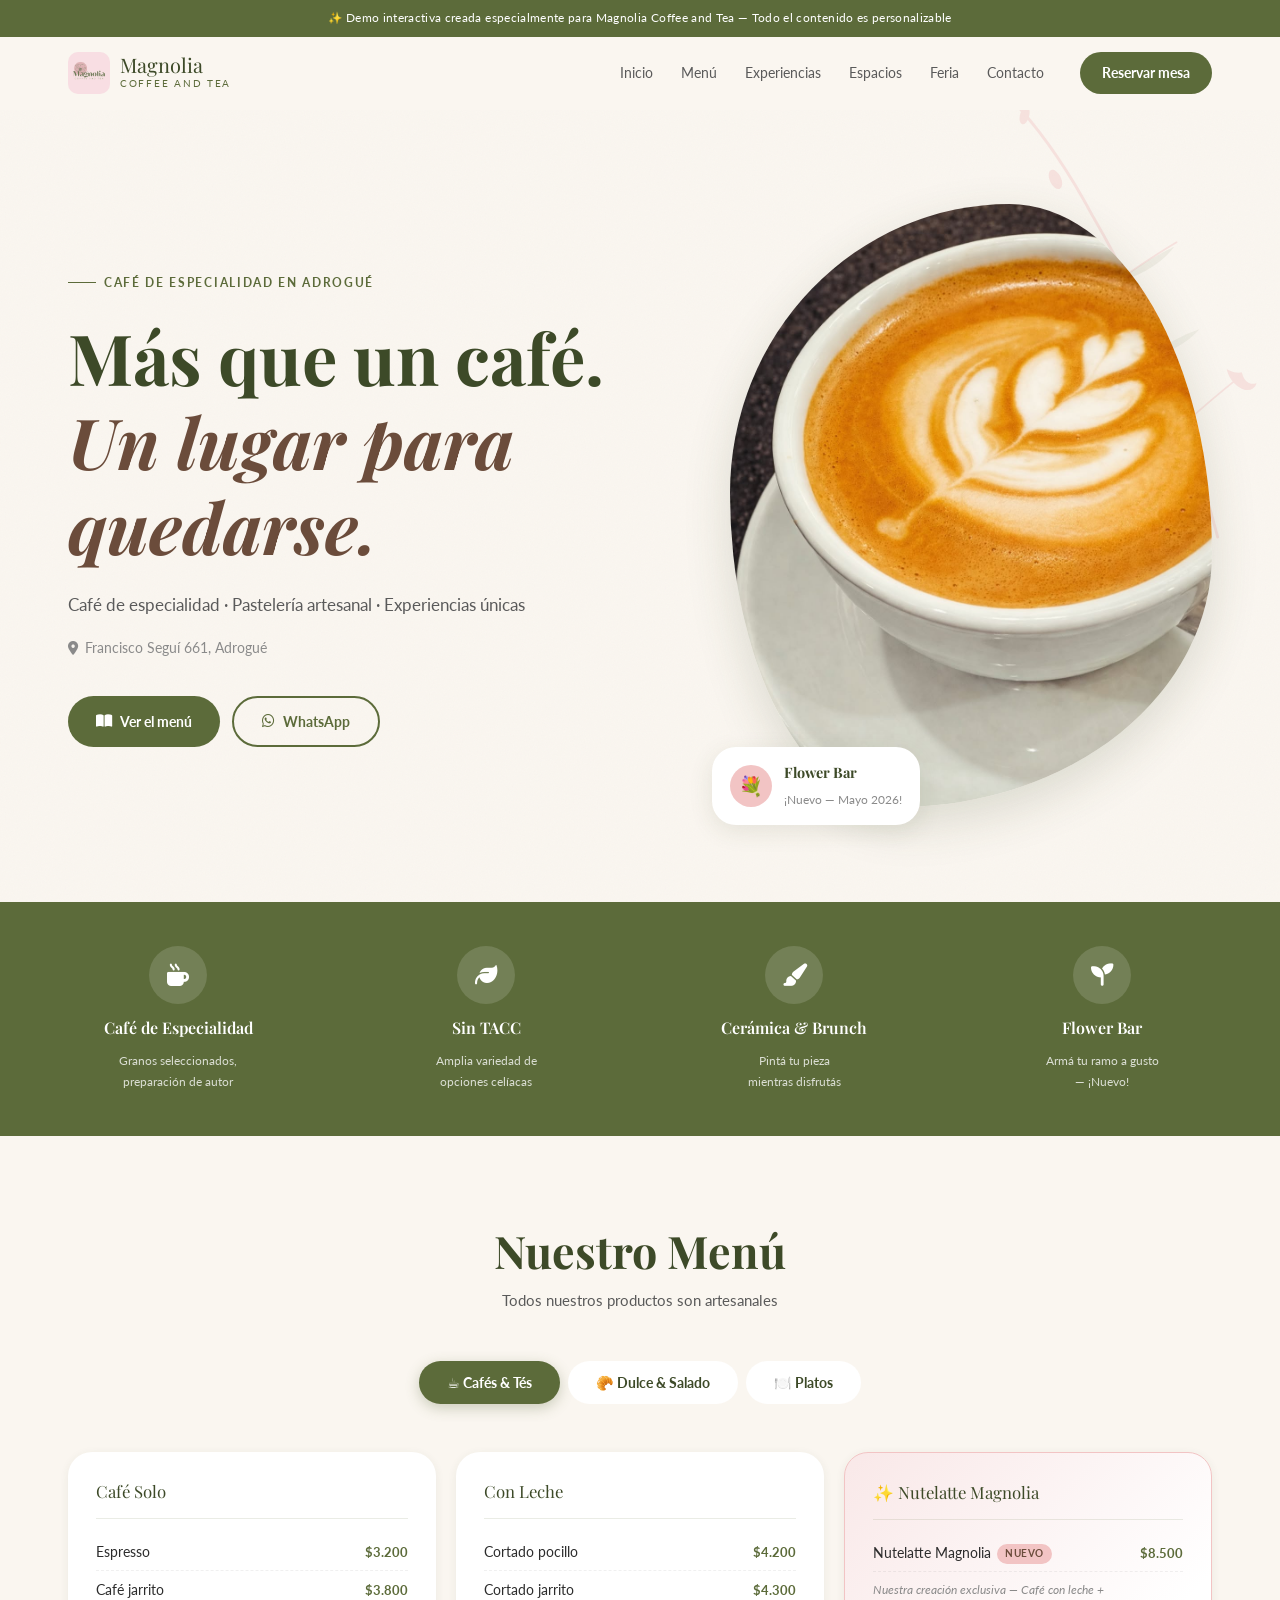
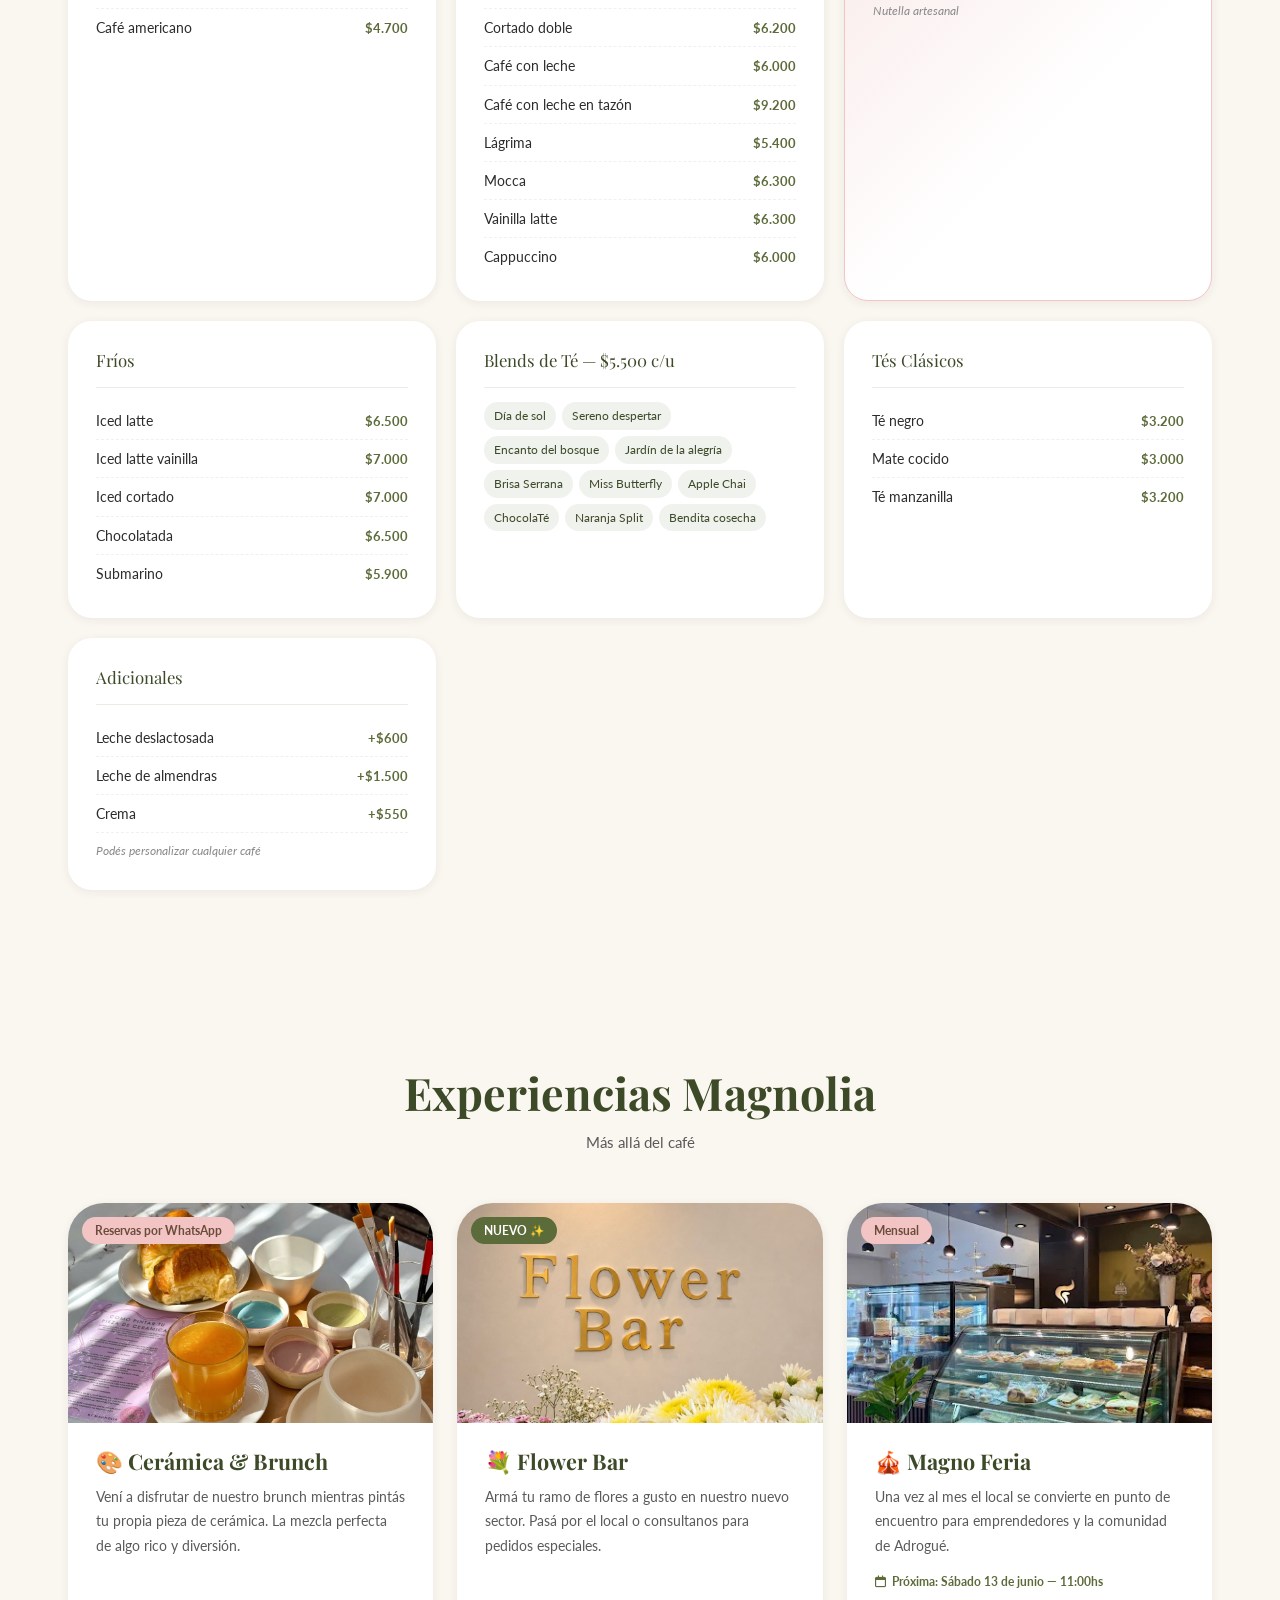
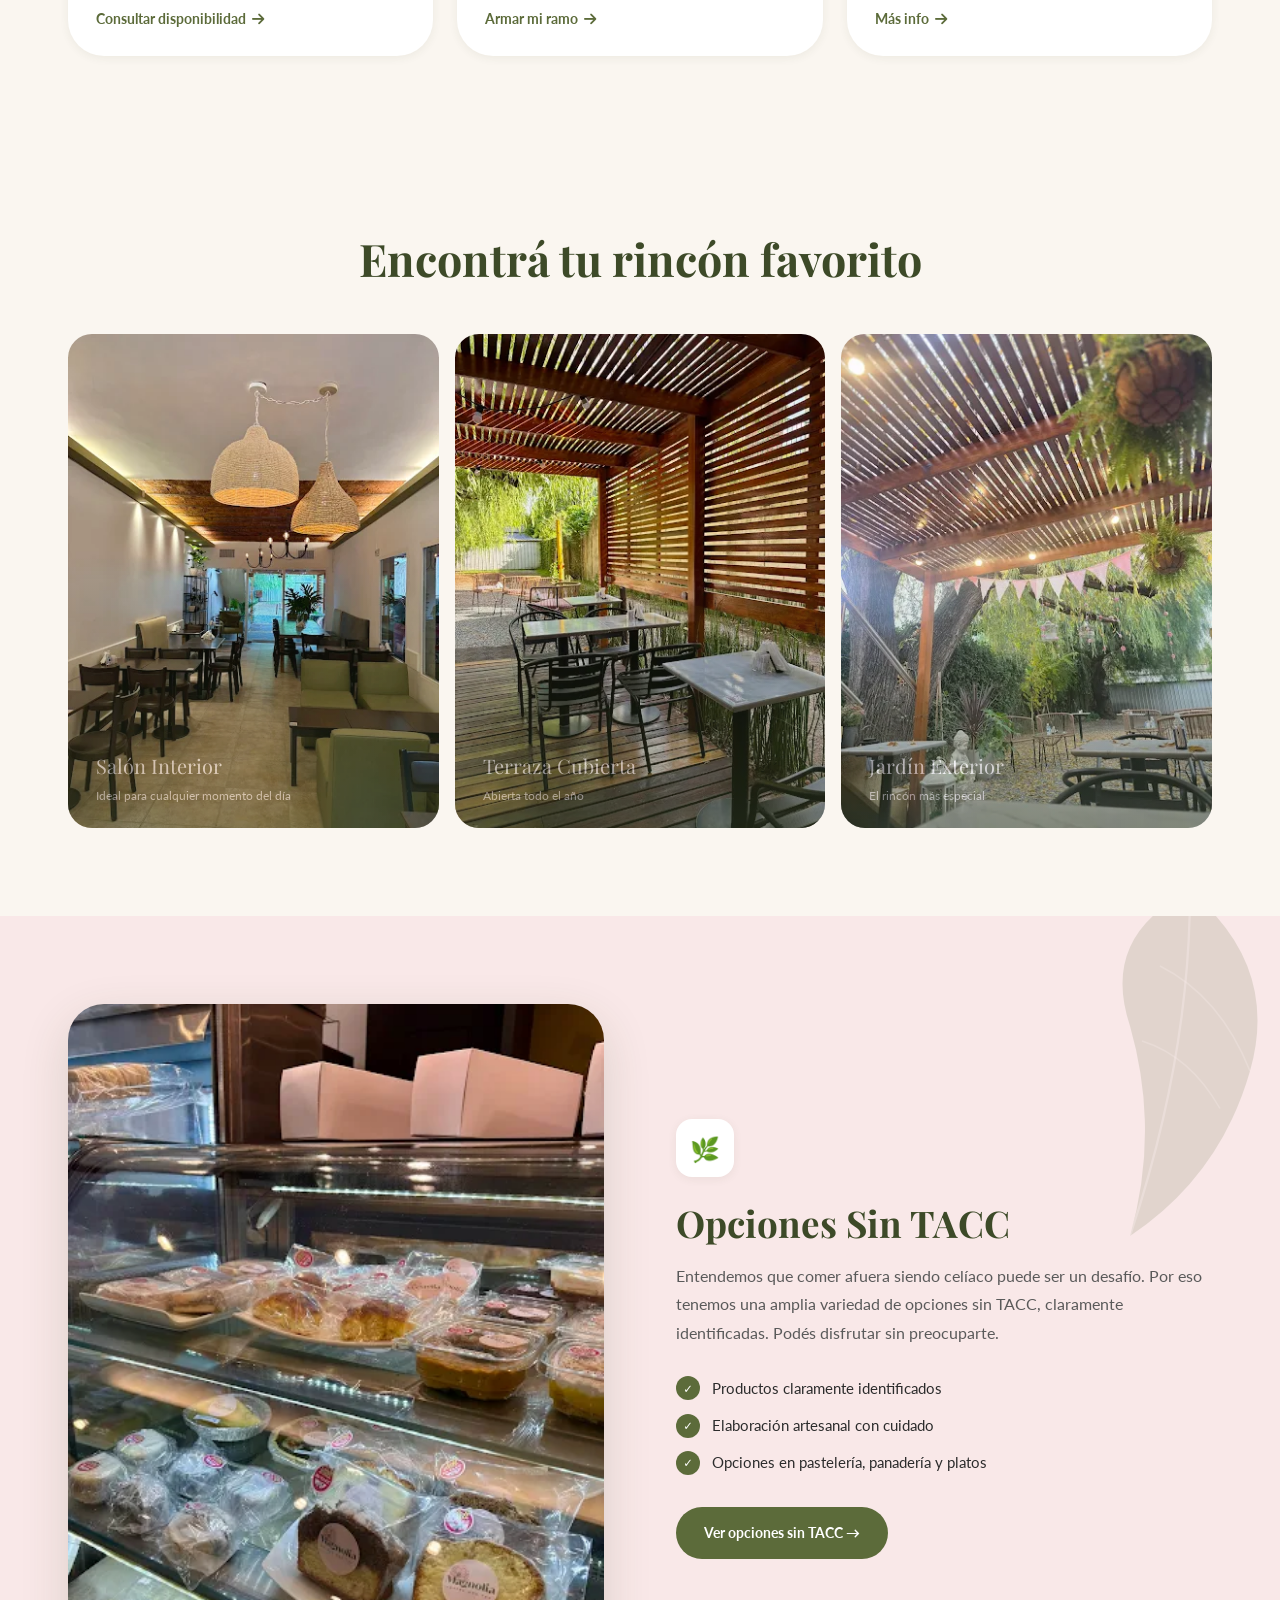
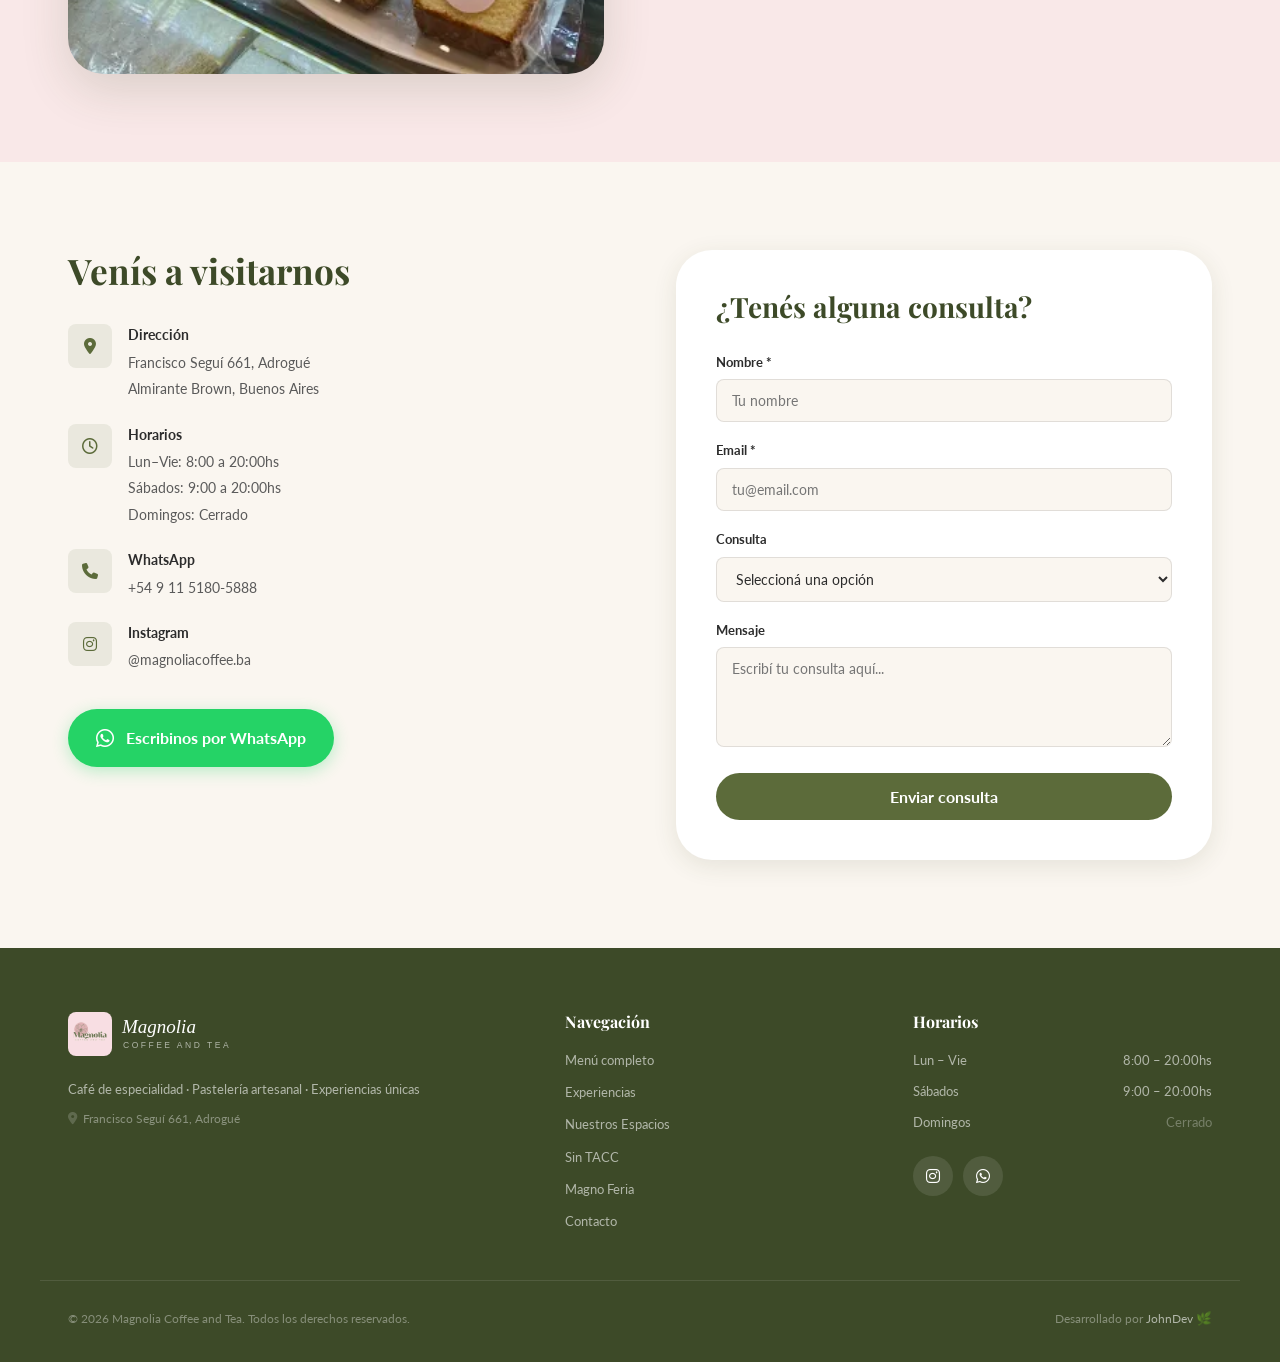
<file: index.html>
<!DOCTYPE html>
<html lang="es">
<head>
  <meta charset="UTF-8">
  <meta name="viewport" content="width=device-width, initial-scale=1.0">
  <title>Magnolia Coffee and Tea — Café de Especialidad en Adrogué</title>
  <meta name="description" content="Café de especialidad, pastelería artesanal y experiencias únicas en Adrogué. Cerámica & Brunch, Flower Bar, Magno Feria.">
  <link rel="preconnect" href="https://fonts.googleapis.com">
  <link rel="preconnect" href="https://fonts.gstatic.com" crossorigin>
  <link href="https://fonts.googleapis.com/css2?family=Playfair+Display:ital,wght@0,400;0,500;0,600;0,700;1,400;1,600&family=Lato:wght@300;400;700&display=swap" rel="stylesheet">
  <link rel="stylesheet" href="https://cdnjs.cloudflare.com/ajax/libs/font-awesome/6.5.0/css/all.min.css" crossorigin="anonymous">
  <link rel="stylesheet" href="magnolia.css">
  <link rel="icon" type="image/webp" href="uploads/MagnoliaLogo.webp">
</head>
<body>

<!-- ═══════════════════════════════════════════
     DEMO BANNER
═══════════════════════════════════════════ -->
<div class="demo-banner">
  ✨ Demo interactiva creada especialmente para Magnolia Coffee and Tea — Todo el contenido es personalizable
</div>

<!-- ═══════════════════════════════════════════
     NAVBAR
═══════════════════════════════════════════ -->
<nav class="navbar" id="navbar">
  <div class="nav-inner">
    <a href="#inicio" class="nav-logo">
      <img src="uploads/MagnoliaLogo.webp" alt="Magnolia Coffee and Tea" class="nav-logo-mark" style="border-radius:10px; object-fit:cover;">
      <div>
        <span class="nav-brand">Magnolia</span>
        <span class="nav-tag">Coffee and Tea</span>
      </div>
    </a>

    <div class="nav-links">
      <a href="#inicio">Inicio</a>
      <a href="#menu">Menú</a>
      <a href="#experiencias">Experiencias</a>
      <a href="#espacios">Espacios</a>
      <a href="#feria">Feria</a>
      <a href="#contacto">Contacto</a>
    </div>
    <a href="https://wa.me/5491151805888" target="_blank" rel="noopener" class="nav-cta">Reservar mesa</a>

    <button class="hamburger" id="hamburger" aria-label="Abrir menú" aria-expanded="false">
      <span></span><span></span><span></span>
    </button>
  </div>

  <div class="nav-mobile" id="nav-mobile">
    <a href="#inicio">Inicio</a>
    <a href="#menu">Menú</a>
    <a href="#experiencias">Experiencias</a>
    <a href="#espacios">Espacios</a>
    <a href="#feria">Feria</a>
    <a href="#contacto">Contacto</a>
    <a href="https://wa.me/5491151805888" target="_blank" rel="noopener" class="mob-cta">Reservar mesa</a>
  </div>
</nav>

<!-- ═══════════════════════════════════════════
     HERO
═══════════════════════════════════════════ -->
<section class="hero" id="inicio">
  <div class="hero-grain"></div>

  <!-- Botanical decoration -->
  <svg class="hero-deco" viewBox="0 0 300 420" fill="none" xmlns="http://www.w3.org/2000/svg" aria-hidden="true">
    <path d="M218 400 Q196 318 172 256 Q148 186 108 118 Q78 62 44 24" stroke="#F2C4C4" stroke-width="2.5" fill="none" stroke-linecap="round"/>
    <path d="M183 306 Q214 278 237 260" stroke="#F2C4C4" stroke-width="1.5" fill="none" stroke-linecap="round"/>
    <path d="M156 240 Q122 216 103 206" stroke="#F2C4C4" stroke-width="1.5" fill="none" stroke-linecap="round"/>
    <path d="M130 176 Q160 155 182 142" stroke="#F2C4C4" stroke-width="1.5" fill="none" stroke-linecap="round"/>
    <ellipse cx="239" cy="256" rx="11" ry="17" fill="#F2C4C4" transform="rotate(-35 239 256)"/>
    <ellipse cx="250" cy="249" rx="11" ry="17" fill="#FAF6F0" transform="rotate(10 250 249)"/>
    <ellipse cx="232" cy="246" rx="9" ry="14" fill="#FAF6F0" transform="rotate(-65 232 246)"/>
    <ellipse cx="103" cy="205" rx="9" ry="14" fill="#F2C4C4" transform="rotate(25 103 205)"/>
    <ellipse cx="114" cy="201" rx="9" ry="14" fill="#FAF6F0" transform="rotate(-20 114 201)"/>
    <path d="M128 178 Q154 158 180 146 Q164 167 128 178Z" fill="#5C6B3A" opacity="0.18"/>
    <path d="M157 243 Q180 225 202 218 Q186 236 157 243Z" fill="#5C6B3A" opacity="0.16"/>
    <ellipse cx="76" cy="87" rx="5" ry="9" fill="#F2C4C4" transform="rotate(-25 76 87)"/>
    <ellipse cx="49" cy="31" rx="4" ry="8" fill="#F2C4C4" transform="rotate(15 49 31)"/>
  </svg>

  <div class="hero-grid">
    <!-- Left: text -->
    <div class="hero-text">
      <div class="hero-eyebrow">Café de especialidad en Adrogué</div>
      <h1 class="hero-title">
        Más que un café.<br>
        <em>Un lugar para quedarse.</em>
      </h1>
      <p class="hero-sub">Café de especialidad · Pastelería artesanal · Experiencias únicas</p>
      <p class="hero-loc">
        <i class="fa-solid fa-location-dot"></i>
        Francisco Seguí 661, Adrogué
      </p>
      <div class="hero-btns">
        <a href="#menu" class="btn-primary">
          <i class="fa-solid fa-book-open"></i> Ver el menú
        </a>
        <a href="https://wa.me/5491151805888" target="_blank" rel="noopener" class="btn-outline">
          <i class="fa-brands fa-whatsapp"></i> WhatsApp
        </a>
      </div>
    </div>

    <!-- Right: image -->
    <div class="hero-img-wrap">
      <div class="hero-img-frame">
        <img src="uploads/MagnoliaCafe1.jpg"
             alt="Latte art — Magnolia Coffee and Tea" loading="eager">
      </div>
      <div class="hero-badge">
        <div class="hero-badge-icon">💐</div>
        <div>
          <strong>Flower Bar</strong>
          <span>¡Nuevo — Mayo 2026!</span>
        </div>
      </div>
    </div>
  </div>
</section>

<!-- ═══════════════════════════════════════════
     EXPERIENCE STRIP
═══════════════════════════════════════════ -->
<div class="strip">
  <div class="strip-grid">
    <div class="strip-item animate-in">
      <div class="strip-ico"><i class="fa-solid fa-mug-hot"></i></div>
      <h3>Café de Especialidad</h3>
      <p>Granos seleccionados, preparación de autor</p>
    </div>
    <div class="strip-item animate-in d1">
      <div class="strip-ico"><i class="fa-solid fa-leaf"></i></div>
      <h3>Sin TACC</h3>
      <p>Amplia variedad de opciones celíacas</p>
    </div>
    <div class="strip-item animate-in d2">
      <div class="strip-ico"><i class="fa-solid fa-paintbrush"></i></div>
      <h3>Cerámica &amp; Brunch</h3>
      <p>Pintá tu pieza mientras disfrutás</p>
    </div>
    <div class="strip-item animate-in d3">
      <div class="strip-ico"><i class="fa-solid fa-seedling"></i></div>
      <h3>Flower Bar</h3>
      <p>Armá tu ramo a gusto — ¡Nuevo!</p>
    </div>
  </div>
</div>

<!-- ═══════════════════════════════════════════
     MENU
═══════════════════════════════════════════ -->
<section class="menu-section" id="menu">
  <div class="container">
    <div class="menu-header animate-in">
      <h2 class="section-title">Nuestro Menú</h2>
      <p class="section-sub">Todos nuestros productos son artesanales</p>
    </div>

    <div class="tab-nav animate-in d1">
      <button class="tab-btn active" data-tab="cafes">☕ Cafés &amp; Tés</button>
      <button class="tab-btn" data-tab="dulce">🥐 Dulce &amp; Salado</button>
      <button class="tab-btn" data-tab="platos">🍽️ Platos</button>
    </div>

    <div id="menu-content">
      <!-- Rendered by magnolia-menu.js -->
    </div>
  </div>
</section>

<!-- ═══════════════════════════════════════════
     EXPERIENCIAS
═══════════════════════════════════════════ -->
<section class="exp-section" id="experiencias">
  <div class="container">
    <div class="exp-header animate-in">
      <h2 class="section-title">Experiencias Magnolia</h2>
      <p class="section-sub">Más allá del café</p>
    </div>

    <div class="exp-grid">
      <!-- Cerámica -->
      <div class="exp-card animate-in">
        <div class="exp-img">
          <img src="uploads/CeramicaBrunch.jpg"
               alt="Brunch en Magnolia — Cerámica & Brunch" loading="lazy">
          <span class="exp-badge">Reservas por WhatsApp</span>
        </div>
        <div class="exp-body">
          <h3 class="exp-title">🎨 Cerámica &amp; Brunch</h3>
          <p class="exp-desc">Vení a disfrutar de nuestro brunch mientras pintás tu propia pieza de cerámica. La mezcla perfecta de algo rico y diversión.</p>
          <a href="https://wa.me/5491151805888?text=Hola!%20Me%20interesa%20la%20Experiencia%20Cer%C3%A1mica%20%F0%9F%8E%A8" target="_blank" rel="noopener" class="exp-cta">
            Consultar disponibilidad <i class="fa-solid fa-arrow-right"></i>
          </a>
        </div>
      </div>

      <!-- Flower Bar -->
      <div class="exp-card animate-in d1">
        <div class="exp-img">
          <img src="uploads/Nuevo sector!💐Ahora tenemos la opción de armar ramitos a tu gusto, pasa por el local y llévate .jpg"
               alt="Flower Bar — Magnolia Coffee and Tea" loading="lazy">
          <span class="exp-badge green">NUEVO ✨</span>
        </div>
        <div class="exp-body">
          <h3 class="exp-title">💐 Flower Bar</h3>
          <p class="exp-desc">Armá tu ramo de flores a gusto en nuestro nuevo sector. Pasá por el local o consultanos para pedidos especiales.</p>
          <a href="https://wa.me/5491151805888?text=Hola!%20Quiero%20info%20del%20Flower%20Bar%20%F0%9F%92%90" target="_blank" rel="noopener" class="exp-cta">
            Armar mi ramo <i class="fa-solid fa-arrow-right"></i>
          </a>
        </div>
      </div>

      <!-- Magno Feria -->
      <div class="exp-card animate-in d2" id="feria">
        <div class="exp-img">
          <img src="uploads/MagnoliaStand.webp"
               alt="Magno Feria — Magnolia Coffee and Tea" loading="lazy">
          <span class="exp-badge">Mensual</span>
        </div>
        <div class="exp-body">
          <h3 class="exp-title">🎪 Magno Feria</h3>
          <p class="exp-desc">Una vez al mes el local se convierte en punto de encuentro para emprendedores y la comunidad de Adrogué.</p>
          <div class="exp-meta">
            <i class="fa-regular fa-calendar"></i>
            Próxima: Sábado 13 de junio — 11:00hs
          </div>
          <a href="https://wa.me/5491151805888?text=Hola!%20Me%20interesa%20la%20Magno%20Feria%20%F0%9F%8E%AA" target="_blank" rel="noopener" class="exp-cta">
            Más info <i class="fa-solid fa-arrow-right"></i>
          </a>
        </div>
      </div>
    </div>
  </div>
</section>

<!-- ═══════════════════════════════════════════
     ESPACIOS
═══════════════════════════════════════════ -->
<section class="spaces-section" id="espacios">
  <div class="container">
    <div class="spaces-header animate-in">
      <h2 class="section-title">Encontrá tu rincón favorito</h2>
    </div>

    <div class="spaces-grid">
      <div class="space-card animate-in">
        <img src="uploads/MagnoliaInterior2.webp"
             alt="Salón Interior — Magnolia Coffee and Tea" loading="lazy">
        <div class="space-overlay">
          <div class="space-text">
            <div class="space-name">Salón Interior</div>
            <div class="space-sub">Ideal para cualquier momento del día</div>
          </div>
        </div>
      </div>
      <div class="space-card animate-in d1">
        <img src="uploads/MagnoliaPatio2.webp"
             alt="Terraza Cubierta — Magnolia Coffee and Tea" loading="lazy">
        <div class="space-overlay">
          <div class="space-text">
            <div class="space-name">Terraza Cubierta</div>
            <div class="space-sub">Abierta todo el año</div>
          </div>
        </div>
      </div>
      <div class="space-card animate-in d2">
        <img src="uploads/MagnoliaPatio5.webp"
             alt="Jardín Exterior — Magnolia Coffee and Tea" loading="lazy">
        <div class="space-overlay">
          <div class="space-text">
            <div class="space-name">Jardín Exterior</div>
            <div class="space-sub">El rincón más especial</div>
          </div>
        </div>
      </div>
    </div>
  </div>
</section>

<!-- ═══════════════════════════════════════════
     SIN TACC
═══════════════════════════════════════════ -->
<section class="sintacc-section">
  <!-- Decorative leaf SVG -->
  <svg class="sintacc-deco" viewBox="0 0 200 260" fill="none" xmlns="http://www.w3.org/2000/svg" aria-hidden="true">
    <path d="M100 10 Q160 60 140 130 Q120 200 60 240 Q80 170 60 100 Q40 40 100 10Z" fill="#5C6B3A"/>
    <path d="M100 10 Q100 120 60 240" stroke="white" stroke-width="1.5" fill="none" opacity="0.4"/>
    <path d="M80 60 Q120 80 140 130" stroke="white" stroke-width="1" fill="none" opacity="0.3"/>
    <path d="M68 110 Q100 120 120 155" stroke="white" stroke-width="1" fill="none" opacity="0.3"/>
  </svg>

  <div class="container">
    <div class="sintacc-grid">
      <div class="sintacc-img animate-in">
        <img src="uploads/MagnoliaPostreSinTacc.webp"
             alt="Productos Sin TACC con sticker Magnolia" loading="lazy">
      </div>
      <div class="animate-in d1">
        <div class="sintacc-icon">🌿</div>
        <h2 class="sintacc-title">Opciones Sin TACC</h2>
        <p class="sintacc-desc">
          Entendemos que comer afuera siendo celíaco puede ser un desafío. Por eso tenemos una amplia variedad de opciones sin TACC, claramente identificadas. Podés disfrutar sin preocuparte.
        </p>
        <ul class="sintacc-list">
          <li>Productos claramente identificados</li>
          <li>Elaboración artesanal con cuidado</li>
          <li>Opciones en pastelería, panadería y platos</li>
        </ul>
        <a href="#menu" class="btn-primary">Ver opciones sin TACC →</a>
      </div>
    </div>
  </div>
</section>

<!-- ═══════════════════════════════════════════
     CONTACTO
═══════════════════════════════════════════ -->
<section class="contact-section" id="contacto">
  <div class="container">
    <div class="contact-grid">
      <!-- Info -->
      <div class="animate-in">
        <h2 class="contact-title">Venís a visitarnos</h2>
        <div class="info-items">
          <div class="info-item">
            <div class="info-icon"><i class="fa-solid fa-location-dot"></i></div>
            <div class="info-text">
              <strong>Dirección</strong>
              <span>Francisco Seguí 661, Adrogué<br>Almirante Brown, Buenos Aires</span>
            </div>
          </div>
          <div class="info-item">
            <div class="info-icon"><i class="fa-regular fa-clock"></i></div>
            <div class="info-text">
              <strong>Horarios</strong>
              <span>Lun–Vie: 8:00 a 20:00hs<br>Sábados: 9:00 a 20:00hs<br>Domingos: Cerrado</span>
            </div>
          </div>
          <div class="info-item">
            <div class="info-icon"><i class="fa-solid fa-phone"></i></div>
            <div class="info-text">
              <strong>WhatsApp</strong>
              <span>+54 9 11 5180-5888</span>
            </div>
          </div>
          <div class="info-item">
            <div class="info-icon"><i class="fa-brands fa-instagram"></i></div>
            <div class="info-text">
              <strong>Instagram</strong>
              <a href="https://instagram.com/magnoliacoffee.ba" target="_blank" rel="noopener">@magnoliacoffee.ba</a>
            </div>
          </div>
        </div>
        <a href="https://wa.me/5491151805888" target="_blank" rel="noopener" class="wa-btn">
          <i class="fa-brands fa-whatsapp" style="font-size:1.3rem"></i>
          Escribinos por WhatsApp
        </a>
      </div>

      <!-- Form -->
      <div class="form-wrap animate-in d1">
        <h3 class="form-title">¿Tenés alguna consulta?</h3>
        <form id="contact-form" novalidate>
          <div class="form-group">
            <label class="form-label" for="form-name">Nombre *</label>
            <input type="text" id="form-name" class="form-input" placeholder="Tu nombre" required>
          </div>
          <div class="form-group">
            <label class="form-label" for="form-email">Email *</label>
            <input type="email" id="form-email" class="form-input" placeholder="tu@email.com" required>
          </div>
          <div class="form-group">
            <label class="form-label" for="form-consulta">Consulta</label>
            <select id="form-consulta" class="form-select">
              <option value="">Seleccioná una opción</option>
              <option>Reserva de mesa</option>
              <option>Experiencia Cerámica</option>
              <option>Flower Bar</option>
              <option>Magno Feria</option>
              <option>Otro</option>
            </select>
          </div>
          <div class="form-group">
            <label class="form-label" for="form-mensaje">Mensaje</label>
            <textarea id="form-mensaje" class="form-textarea" placeholder="Escribí tu consulta aquí..."></textarea>
          </div>
          <button type="submit" class="form-submit">Enviar consulta</button>
        </form>
        <div class="form-ok" id="form-ok">
          <p>✅ ¡Mensaje enviado! Te respondemos a la brevedad.</p>
        </div>
      </div>
    </div>
  </div>
</section>

<!-- ═══════════════════════════════════════════
     FOOTER
═══════════════════════════════════════════ -->
<footer class="footer">
  <div class="footer-grid">
    <!-- Brand -->
    <div class="footer-brand">
      <svg viewBox="0 0 180 44" fill="none" xmlns="http://www.w3.org/2000/svg" height="44" aria-label="Magnolia Coffee and Tea">
        <image href="uploads/MagnoliaLogo.webp" x="0" y="0" width="44" height="44" style="border-radius:8px" clip-path="inset(0 round 8px)"/>
        <text x="54" y="21" font-family="Georgia, serif" font-size="19" fill="white" font-style="italic" font-weight="400">Magnolia</text>
        <text x="55" y="36" font-family="Arial, sans-serif" font-size="8.5" fill="rgba(255,255,255,0.6)" letter-spacing="2.5">COFFEE AND TEA</text>
      </svg>
      <p>Café de especialidad · Pastelería artesanal · Experiencias únicas</p>
      <div class="footer-addr">
        <i class="fa-solid fa-location-dot" style="opacity:.45"></i>
        Francisco Seguí 661, Adrogué
      </div>
    </div>

    <!-- Links -->
    <div>
      <h4 class="footer-col-title">Navegación</h4>
      <div class="footer-links">
        <a href="#menu">Menú completo</a>
        <a href="#experiencias">Experiencias</a>
        <a href="#espacios">Nuestros Espacios</a>
        <a href="#menu">Sin TACC</a>
        <a href="#feria">Magno Feria</a>
        <a href="#contacto">Contacto</a>
      </div>
    </div>

    <!-- Hours + Social -->
    <div>
      <h4 class="footer-col-title">Horarios</h4>
      <div class="footer-hours">
        <div class="hour-row"><span>Lun – Vie</span><span>8:00 – 20:00hs</span></div>
        <div class="hour-row"><span>Sábados</span><span>9:00 – 20:00hs</span></div>
        <div class="hour-row"><span>Domingos</span><span class="closed">Cerrado</span></div>
      </div>
      <div class="socials">
        <a href="https://instagram.com/magnoliacoffee.ba" target="_blank" rel="noopener" class="soc-link" aria-label="Instagram">
          <i class="fa-brands fa-instagram"></i>
        </a>
        <a href="https://wa.me/5491151805888" target="_blank" rel="noopener" class="soc-link" aria-label="WhatsApp">
          <i class="fa-brands fa-whatsapp"></i>
        </a>
      </div>
    </div>
  </div>

  <div class="footer-bottom">
    <span>© 2026 Magnolia Coffee and Tea. Todos los derechos reservados.</span>
    <span>Desarrollado por <a href="https://porfolio-john-dev.vercel.app" target="_blank" rel="noopener">JohnDev 🌿</a></span>
  </div>
</footer>

<!-- ═══════════════════════════════════════════
     WHATSAPP FLOAT
═══════════════════════════════════════════ -->
<a href="https://wa.me/5491151805888" target="_blank" rel="noopener"
   class="wa-float" id="wa-float" aria-label="Escribinos por WhatsApp">
  <i class="fa-brands fa-whatsapp"></i>
  <span class="wa-tip">Escribinos</span>
</a>

<script src="magnolia-menu.js"></script>
<script src="magnolia-app.js"></script>
</body>
</html>
</file>
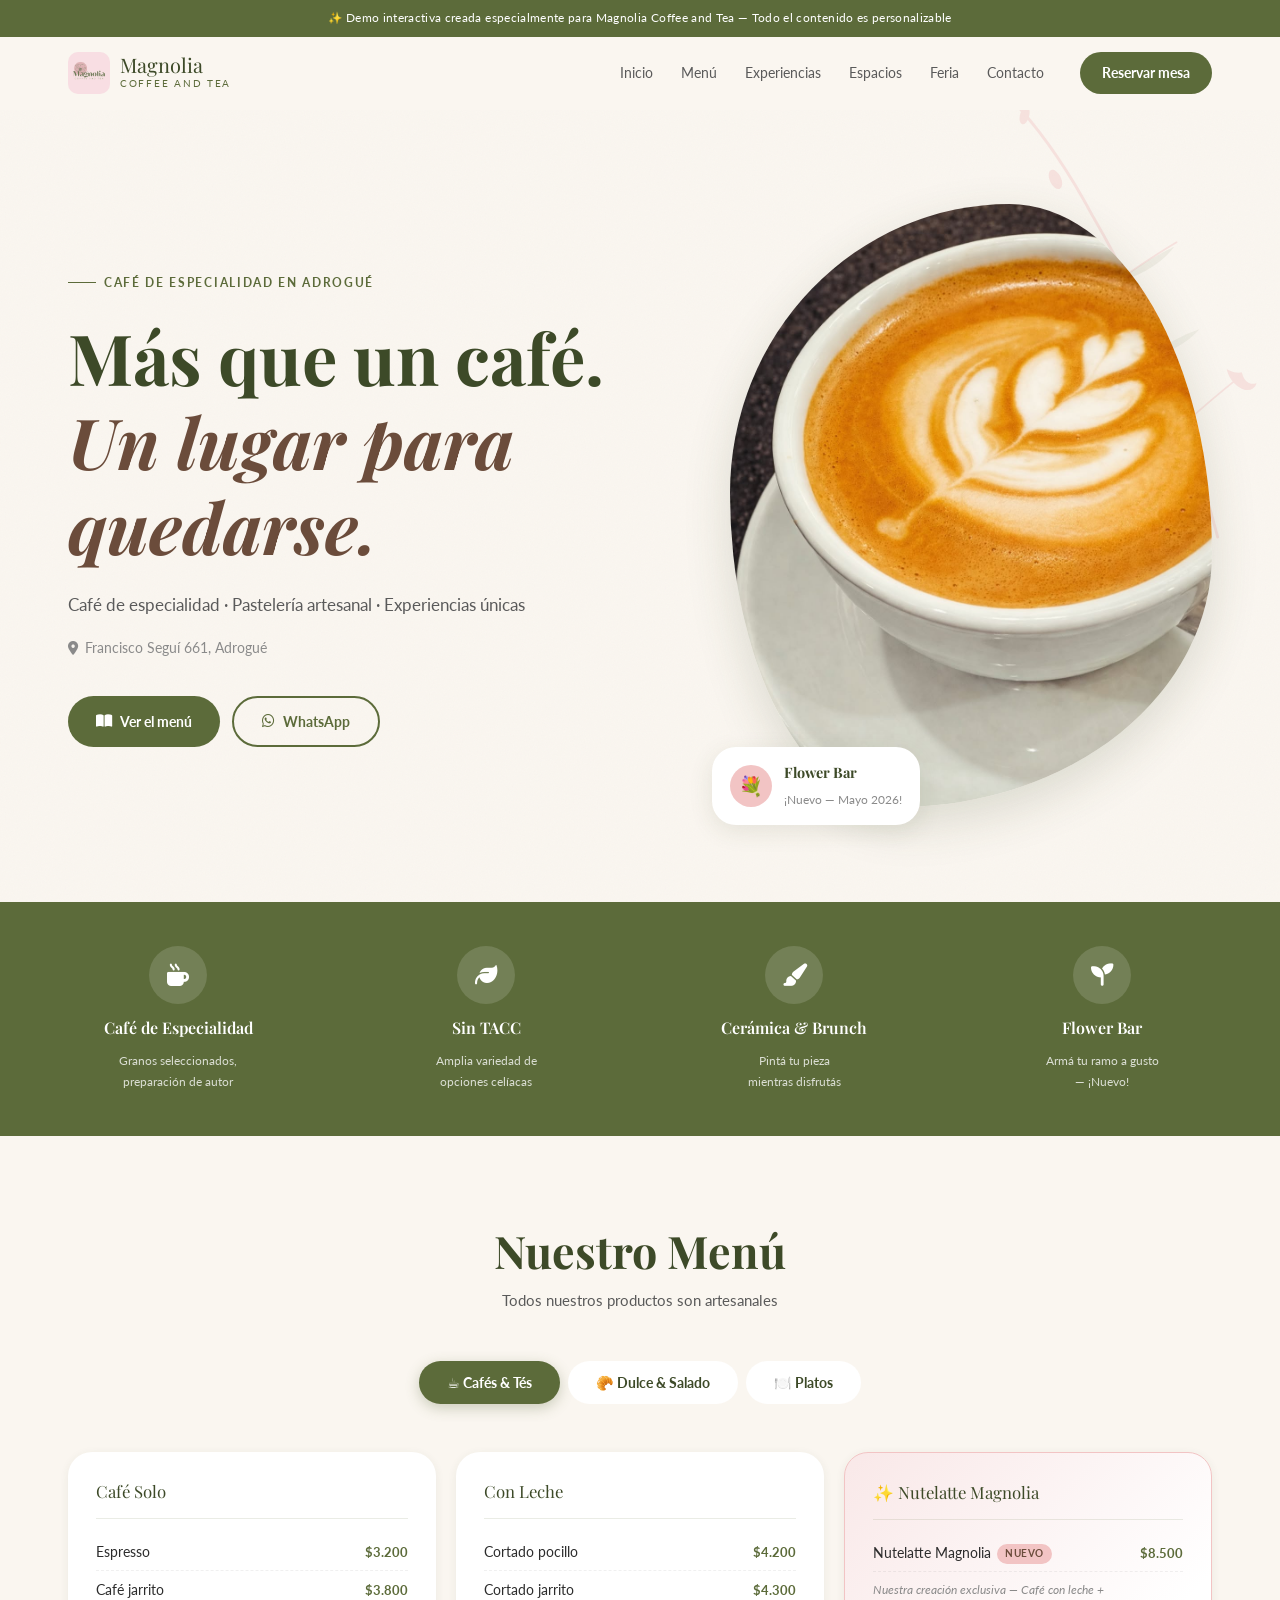
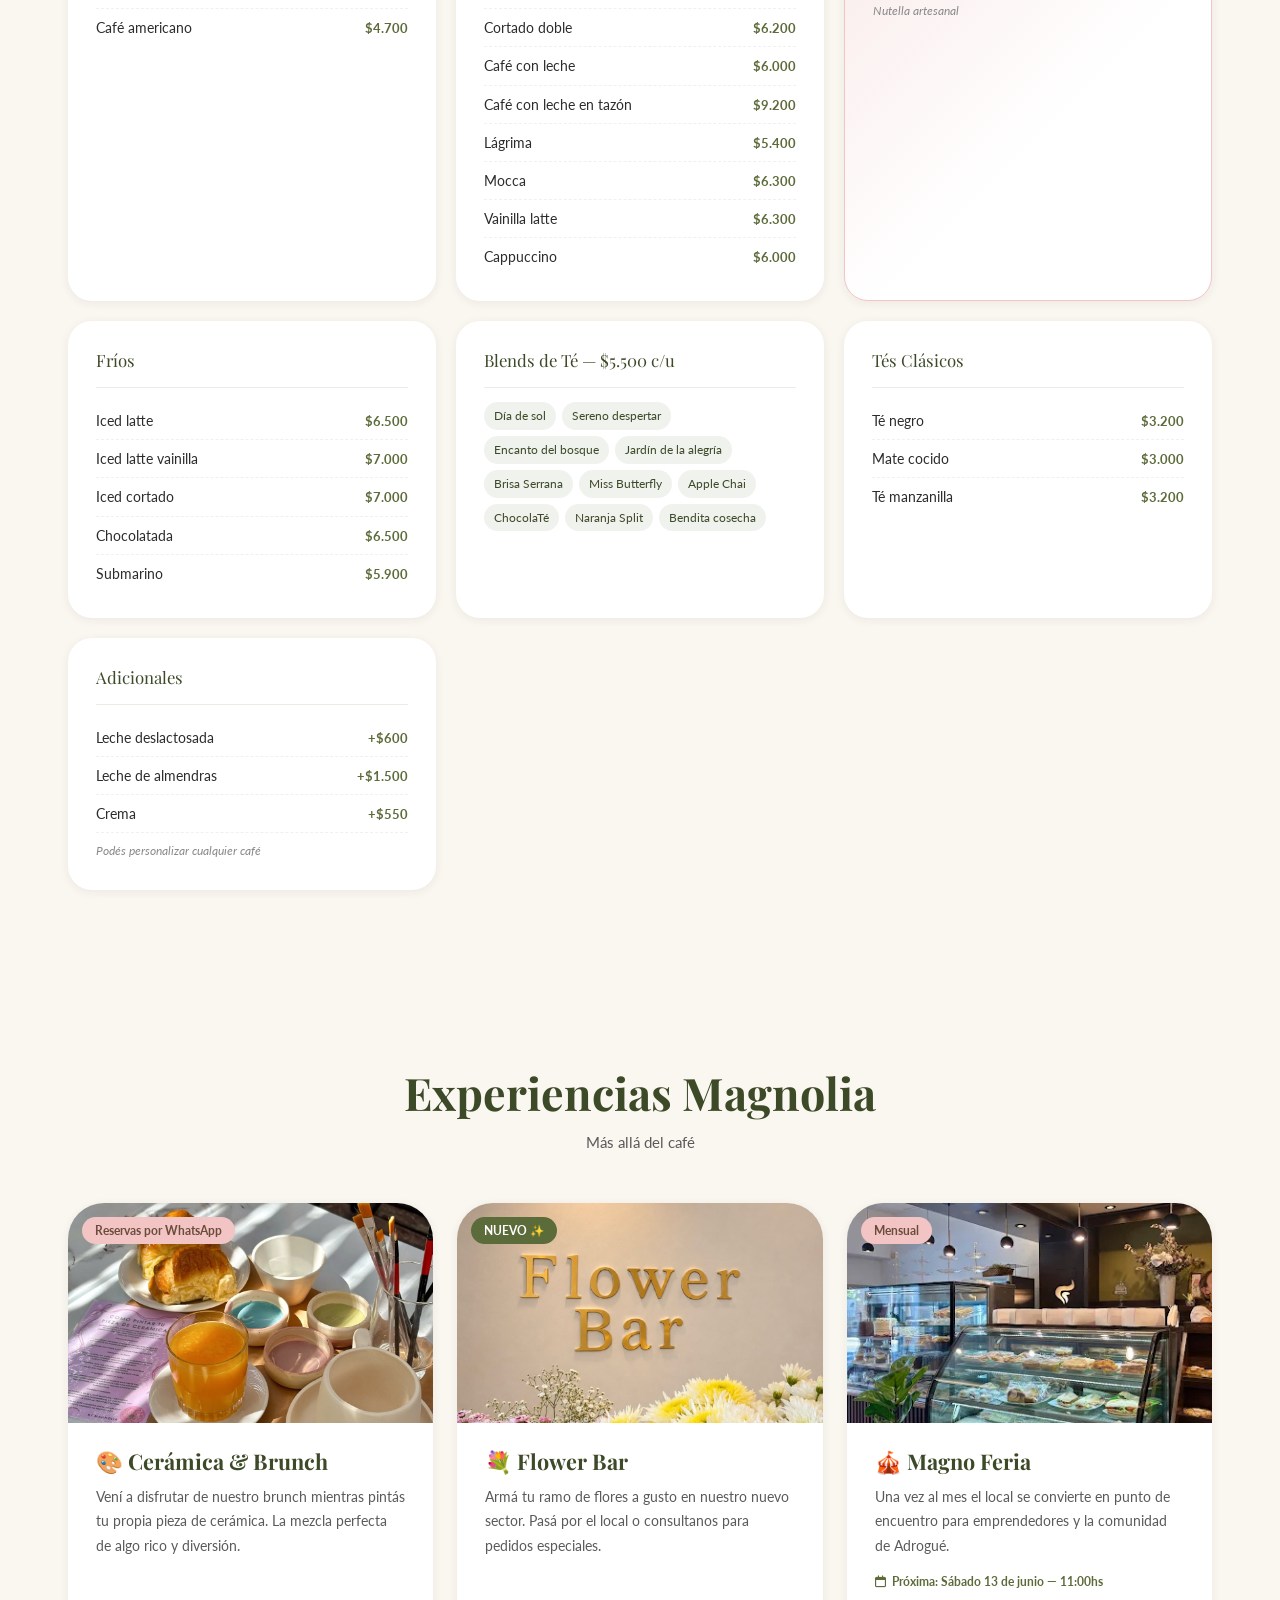
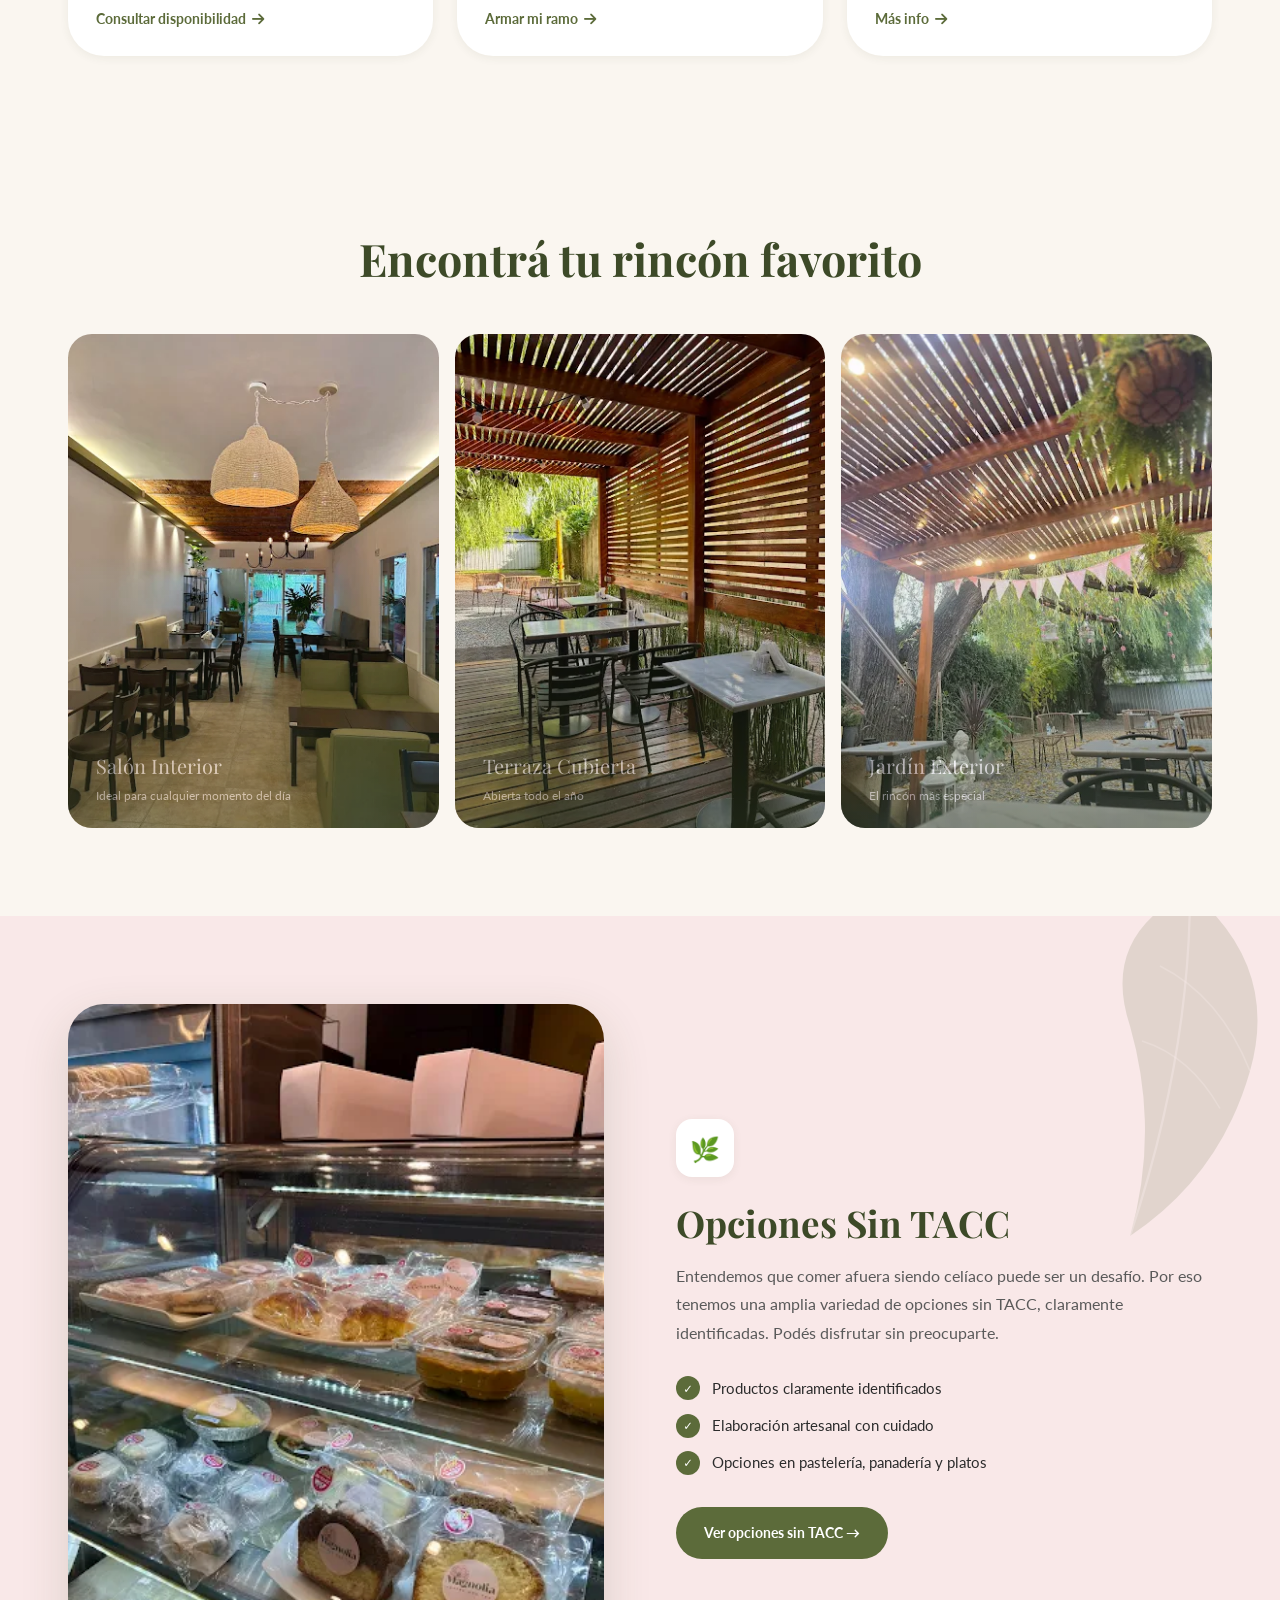
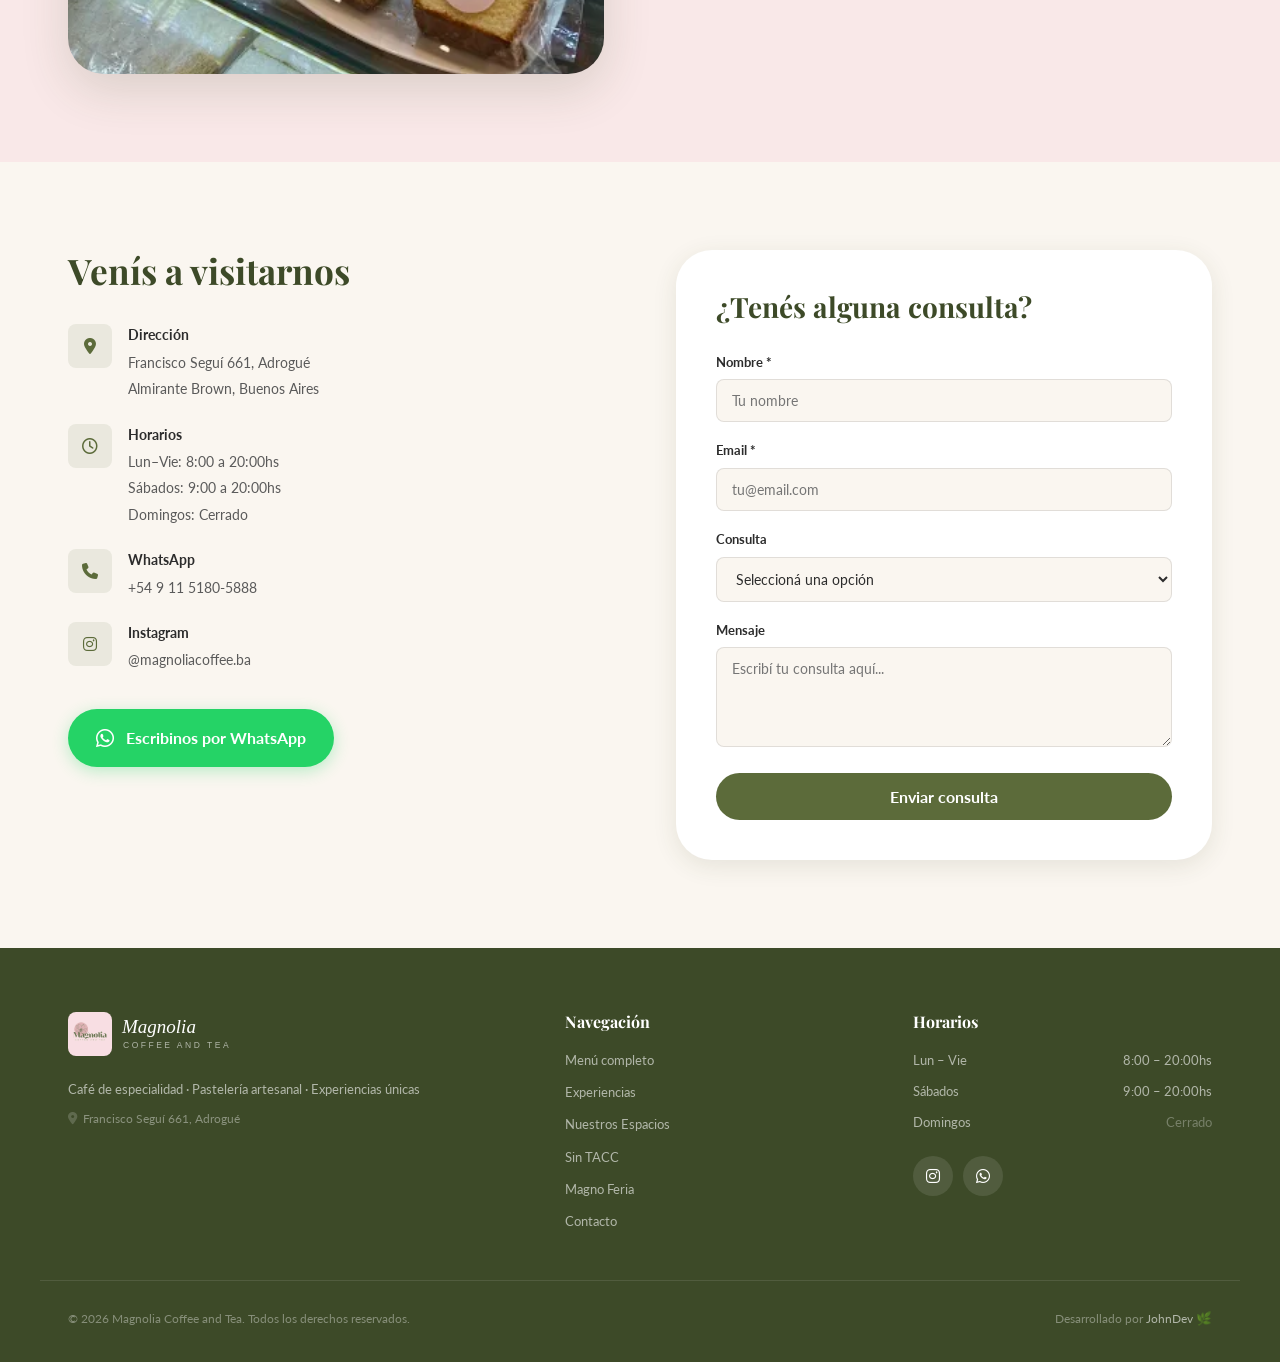
<file: Magnolia Coffee and Tea.html>
<!DOCTYPE html>
<html lang="es">
<head>
  <meta charset="UTF-8">
  <meta name="viewport" content="width=device-width, initial-scale=1.0">
  <title>Magnolia Coffee and Tea — Café de Especialidad en Adrogué</title>
  <meta name="description" content="Café de especialidad, pastelería artesanal y experiencias únicas en Adrogué. Cerámica & Brunch, Flower Bar, Magno Feria.">
  <link rel="preconnect" href="https://fonts.googleapis.com">
  <link rel="preconnect" href="https://fonts.gstatic.com" crossorigin>
  <link href="https://fonts.googleapis.com/css2?family=Playfair+Display:ital,wght@0,400;0,500;0,600;0,700;1,400;1,600&family=Lato:wght@300;400;700&display=swap" rel="stylesheet">
  <link rel="stylesheet" href="https://cdnjs.cloudflare.com/ajax/libs/font-awesome/6.5.0/css/all.min.css" crossorigin="anonymous">
  <link rel="stylesheet" href="magnolia.css">
</head>
<body>

<!-- ═══════════════════════════════════════════
     DEMO BANNER
═══════════════════════════════════════════ -->
<div class="demo-banner">
  ✨ Demo interactiva creada especialmente para Magnolia Coffee and Tea — Todo el contenido es personalizable
</div>

<!-- ═══════════════════════════════════════════
     NAVBAR
═══════════════════════════════════════════ -->
<nav class="navbar" id="navbar">
  <div class="nav-inner">
    <a href="#inicio" class="nav-logo">
      <img src="uploads/MagnoliaLogo.webp" alt="Magnolia Coffee and Tea" class="nav-logo-mark" style="border-radius:10px; object-fit:cover;">
      <div>
        <span class="nav-brand">Magnolia</span>
        <span class="nav-tag">Coffee and Tea</span>
      </div>
    </a>

    <div class="nav-links">
      <a href="#inicio">Inicio</a>
      <a href="#menu">Menú</a>
      <a href="#experiencias">Experiencias</a>
      <a href="#espacios">Espacios</a>
      <a href="#feria">Feria</a>
      <a href="#contacto">Contacto</a>
    </div>
    <a href="https://wa.me/5491151805888" target="_blank" rel="noopener" class="nav-cta">Reservar mesa</a>

    <button class="hamburger" id="hamburger" aria-label="Abrir menú" aria-expanded="false">
      <span></span><span></span><span></span>
    </button>
  </div>

  <div class="nav-mobile" id="nav-mobile">
    <a href="#inicio">Inicio</a>
    <a href="#menu">Menú</a>
    <a href="#experiencias">Experiencias</a>
    <a href="#espacios">Espacios</a>
    <a href="#feria">Feria</a>
    <a href="#contacto">Contacto</a>
    <a href="https://wa.me/5491151805888" target="_blank" rel="noopener" class="mob-cta">Reservar mesa</a>
  </div>
</nav>

<!-- ═══════════════════════════════════════════
     HERO
═══════════════════════════════════════════ -->
<section class="hero" id="inicio">
  <div class="hero-grain"></div>

  <!-- Botanical decoration -->
  <svg class="hero-deco" viewBox="0 0 300 420" fill="none" xmlns="http://www.w3.org/2000/svg" aria-hidden="true">
    <path d="M218 400 Q196 318 172 256 Q148 186 108 118 Q78 62 44 24" stroke="#F2C4C4" stroke-width="2.5" fill="none" stroke-linecap="round"/>
    <path d="M183 306 Q214 278 237 260" stroke="#F2C4C4" stroke-width="1.5" fill="none" stroke-linecap="round"/>
    <path d="M156 240 Q122 216 103 206" stroke="#F2C4C4" stroke-width="1.5" fill="none" stroke-linecap="round"/>
    <path d="M130 176 Q160 155 182 142" stroke="#F2C4C4" stroke-width="1.5" fill="none" stroke-linecap="round"/>
    <ellipse cx="239" cy="256" rx="11" ry="17" fill="#F2C4C4" transform="rotate(-35 239 256)"/>
    <ellipse cx="250" cy="249" rx="11" ry="17" fill="#FAF6F0" transform="rotate(10 250 249)"/>
    <ellipse cx="232" cy="246" rx="9" ry="14" fill="#FAF6F0" transform="rotate(-65 232 246)"/>
    <ellipse cx="103" cy="205" rx="9" ry="14" fill="#F2C4C4" transform="rotate(25 103 205)"/>
    <ellipse cx="114" cy="201" rx="9" ry="14" fill="#FAF6F0" transform="rotate(-20 114 201)"/>
    <path d="M128 178 Q154 158 180 146 Q164 167 128 178Z" fill="#5C6B3A" opacity="0.18"/>
    <path d="M157 243 Q180 225 202 218 Q186 236 157 243Z" fill="#5C6B3A" opacity="0.16"/>
    <ellipse cx="76" cy="87" rx="5" ry="9" fill="#F2C4C4" transform="rotate(-25 76 87)"/>
    <ellipse cx="49" cy="31" rx="4" ry="8" fill="#F2C4C4" transform="rotate(15 49 31)"/>
  </svg>

  <div class="hero-grid">
    <!-- Left: text -->
    <div class="hero-text">
      <div class="hero-eyebrow">Café de especialidad en Adrogué</div>
      <h1 class="hero-title">
        Más que un café.<br>
        <em>Un lugar para quedarse.</em>
      </h1>
      <p class="hero-sub">Café de especialidad · Pastelería artesanal · Experiencias únicas</p>
      <p class="hero-loc">
        <i class="fa-solid fa-location-dot"></i>
        Francisco Seguí 661, Adrogué
      </p>
      <div class="hero-btns">
        <a href="#menu" class="btn-primary">
          <i class="fa-solid fa-book-open"></i> Ver el menú
        </a>
        <a href="https://wa.me/5491151805888" target="_blank" rel="noopener" class="btn-outline">
          <i class="fa-brands fa-whatsapp"></i> WhatsApp
        </a>
      </div>
    </div>

    <!-- Right: image -->
    <div class="hero-img-wrap">
      <div class="hero-img-frame">
        <img src="uploads/MagnoliaCafe1.jpg"
             alt="Latte art — Magnolia Coffee and Tea" loading="eager">
      </div>
      <div class="hero-badge">
        <div class="hero-badge-icon">💐</div>
        <div>
          <strong>Flower Bar</strong>
          <span>¡Nuevo — Mayo 2026!</span>
        </div>
      </div>
    </div>
  </div>
</section>

<!-- ═══════════════════════════════════════════
     EXPERIENCE STRIP
═══════════════════════════════════════════ -->
<div class="strip">
  <div class="strip-grid">
    <div class="strip-item animate-in">
      <div class="strip-ico"><i class="fa-solid fa-mug-hot"></i></div>
      <h3>Café de Especialidad</h3>
      <p>Granos seleccionados, preparación de autor</p>
    </div>
    <div class="strip-item animate-in d1">
      <div class="strip-ico"><i class="fa-solid fa-leaf"></i></div>
      <h3>Sin TACC</h3>
      <p>Amplia variedad de opciones celíacas</p>
    </div>
    <div class="strip-item animate-in d2">
      <div class="strip-ico"><i class="fa-solid fa-paintbrush"></i></div>
      <h3>Cerámica &amp; Brunch</h3>
      <p>Pintá tu pieza mientras disfrutás</p>
    </div>
    <div class="strip-item animate-in d3">
      <div class="strip-ico"><i class="fa-solid fa-seedling"></i></div>
      <h3>Flower Bar</h3>
      <p>Armá tu ramo a gusto — ¡Nuevo!</p>
    </div>
  </div>
</div>

<!-- ═══════════════════════════════════════════
     MENU
═══════════════════════════════════════════ -->
<section class="menu-section" id="menu">
  <div class="container">
    <div class="menu-header animate-in">
      <h2 class="section-title">Nuestro Menú</h2>
      <p class="section-sub">Todos nuestros productos son artesanales</p>
    </div>

    <div class="tab-nav animate-in d1">
      <button class="tab-btn active" data-tab="cafes">☕ Cafés &amp; Tés</button>
      <button class="tab-btn" data-tab="dulce">🥐 Dulce &amp; Salado</button>
      <button class="tab-btn" data-tab="platos">🍽️ Platos</button>
    </div>

    <div id="menu-content">
      <!-- Rendered by magnolia-menu.js -->
    </div>
  </div>
</section>

<!-- ═══════════════════════════════════════════
     EXPERIENCIAS
═══════════════════════════════════════════ -->
<section class="exp-section" id="experiencias">
  <div class="container">
    <div class="exp-header animate-in">
      <h2 class="section-title">Experiencias Magnolia</h2>
      <p class="section-sub">Más allá del café</p>
    </div>

    <div class="exp-grid">
      <!-- Cerámica -->
      <div class="exp-card animate-in">
        <div class="exp-img">
          <img src="uploads/Tu nueva actividad favorita llegó a Magnolia!🌸La mezcla perfecta de algo rico + diversión en un.jpg"
               alt="Brunch en Magnolia — Cerámica & Brunch" loading="lazy">
          <span class="exp-badge">Reservas por WhatsApp</span>
        </div>
        <div class="exp-body">
          <h3 class="exp-title">🎨 Cerámica &amp; Brunch</h3>
          <p class="exp-desc">Vení a disfrutar de nuestro brunch mientras pintás tu propia pieza de cerámica. La mezcla perfecta de algo rico y diversión.</p>
          <a href="https://wa.me/5491151805888?text=Hola!%20Me%20interesa%20la%20Experiencia%20Cer%C3%A1mica%20%F0%9F%8E%A8" target="_blank" rel="noopener" class="exp-cta">
            Consultar disponibilidad <i class="fa-solid fa-arrow-right"></i>
          </a>
        </div>
      </div>

      <!-- Flower Bar -->
      <div class="exp-card animate-in d1">
        <div class="exp-img">
          <img src="uploads/Nuevo sector!💐Ahora tenemos la opción de armar ramitos a tu gusto, pasa por el local y llévate .jpg"
               alt="Flower Bar — Magnolia Coffee and Tea" loading="lazy">
          <span class="exp-badge green">NUEVO ✨</span>
        </div>
        <div class="exp-body">
          <h3 class="exp-title">💐 Flower Bar</h3>
          <p class="exp-desc">Armá tu ramo de flores a gusto en nuestro nuevo sector. Pasá por el local o consultanos para pedidos especiales.</p>
          <a href="https://wa.me/5491151805888?text=Hola!%20Quiero%20info%20del%20Flower%20Bar%20%F0%9F%92%90" target="_blank" rel="noopener" class="exp-cta">
            Armar mi ramo <i class="fa-solid fa-arrow-right"></i>
          </a>
        </div>
      </div>

      <!-- Magno Feria -->
      <div class="exp-card animate-in d2" id="feria">
        <div class="exp-img">
          <img src="uploads/MagnoliaStand.webp"
               alt="Magno Feria — Magnolia Coffee and Tea" loading="lazy">
          <span class="exp-badge">Mensual</span>
        </div>
        <div class="exp-body">
          <h3 class="exp-title">🎪 Magno Feria</h3>
          <p class="exp-desc">Una vez al mes el local se convierte en punto de encuentro para emprendedores y la comunidad de Adrogué.</p>
          <div class="exp-meta">
            <i class="fa-regular fa-calendar"></i>
            Próxima: Sábado 13 de junio — 11:00hs
          </div>
          <a href="https://wa.me/5491151805888?text=Hola!%20Me%20interesa%20la%20Magno%20Feria%20%F0%9F%8E%AA" target="_blank" rel="noopener" class="exp-cta">
            Más info <i class="fa-solid fa-arrow-right"></i>
          </a>
        </div>
      </div>
    </div>
  </div>
</section>

<!-- ═══════════════════════════════════════════
     ESPACIOS
═══════════════════════════════════════════ -->
<section class="spaces-section" id="espacios">
  <div class="container">
    <div class="spaces-header animate-in">
      <h2 class="section-title">Encontrá tu rincón favorito</h2>
    </div>

    <div class="spaces-grid">
      <div class="space-card animate-in">
        <img src="uploads/MagnoliaInterior2.webp"
             alt="Salón Interior — Magnolia Coffee and Tea" loading="lazy">
        <div class="space-overlay">
          <div class="space-text">
            <div class="space-name">Salón Interior</div>
            <div class="space-sub">Ideal para cualquier momento del día</div>
          </div>
        </div>
      </div>
      <div class="space-card animate-in d1">
        <img src="uploads/MagnoliaPatio2.webp"
             alt="Terraza Cubierta — Magnolia Coffee and Tea" loading="lazy">
        <div class="space-overlay">
          <div class="space-text">
            <div class="space-name">Terraza Cubierta</div>
            <div class="space-sub">Abierta todo el año</div>
          </div>
        </div>
      </div>
      <div class="space-card animate-in d2">
        <img src="uploads/MagnoliaPatio5.webp"
             alt="Jardín Exterior — Magnolia Coffee and Tea" loading="lazy">
        <div class="space-overlay">
          <div class="space-text">
            <div class="space-name">Jardín Exterior</div>
            <div class="space-sub">El rincón más especial</div>
          </div>
        </div>
      </div>
    </div>
  </div>
</section>

<!-- ═══════════════════════════════════════════
     SIN TACC
═══════════════════════════════════════════ -->
<section class="sintacc-section">
  <!-- Decorative leaf SVG -->
  <svg class="sintacc-deco" viewBox="0 0 200 260" fill="none" xmlns="http://www.w3.org/2000/svg" aria-hidden="true">
    <path d="M100 10 Q160 60 140 130 Q120 200 60 240 Q80 170 60 100 Q40 40 100 10Z" fill="#5C6B3A"/>
    <path d="M100 10 Q100 120 60 240" stroke="white" stroke-width="1.5" fill="none" opacity="0.4"/>
    <path d="M80 60 Q120 80 140 130" stroke="white" stroke-width="1" fill="none" opacity="0.3"/>
    <path d="M68 110 Q100 120 120 155" stroke="white" stroke-width="1" fill="none" opacity="0.3"/>
  </svg>

  <div class="container">
    <div class="sintacc-grid">
      <div class="sintacc-img animate-in">
        <img src="uploads/MagnoliaPostreSinTacc.webp"
             alt="Productos Sin TACC con sticker Magnolia" loading="lazy">
      </div>
      <div class="animate-in d1">
        <div class="sintacc-icon">🌿</div>
        <h2 class="sintacc-title">Opciones Sin TACC</h2>
        <p class="sintacc-desc">
          Entendemos que comer afuera siendo celíaco puede ser un desafío. Por eso tenemos una amplia variedad de opciones sin TACC, claramente identificadas. Podés disfrutar sin preocuparte.
        </p>
        <ul class="sintacc-list">
          <li>Productos claramente identificados</li>
          <li>Elaboración artesanal con cuidado</li>
          <li>Opciones en pastelería, panadería y platos</li>
        </ul>
        <a href="#menu" class="btn-primary">Ver opciones sin TACC →</a>
      </div>
    </div>
  </div>
</section>

<!-- ═══════════════════════════════════════════
     CONTACTO
═══════════════════════════════════════════ -->
<section class="contact-section" id="contacto">
  <div class="container">
    <div class="contact-grid">
      <!-- Info -->
      <div class="animate-in">
        <h2 class="contact-title">Venís a visitarnos</h2>
        <div class="info-items">
          <div class="info-item">
            <div class="info-icon"><i class="fa-solid fa-location-dot"></i></div>
            <div class="info-text">
              <strong>Dirección</strong>
              <span>Francisco Seguí 661, Adrogué<br>Almirante Brown, Buenos Aires</span>
            </div>
          </div>
          <div class="info-item">
            <div class="info-icon"><i class="fa-regular fa-clock"></i></div>
            <div class="info-text">
              <strong>Horarios</strong>
              <span>Lun–Vie: 8:00 a 20:00hs<br>Sábados: 9:00 a 20:00hs<br>Domingos: Cerrado</span>
            </div>
          </div>
          <div class="info-item">
            <div class="info-icon"><i class="fa-solid fa-phone"></i></div>
            <div class="info-text">
              <strong>WhatsApp</strong>
              <span>+54 9 11 5180-5888</span>
            </div>
          </div>
          <div class="info-item">
            <div class="info-icon"><i class="fa-brands fa-instagram"></i></div>
            <div class="info-text">
              <strong>Instagram</strong>
              <a href="https://instagram.com/magnoliacoffee.ba" target="_blank" rel="noopener">@magnoliacoffee.ba</a>
            </div>
          </div>
        </div>
        <a href="https://wa.me/5491151805888" target="_blank" rel="noopener" class="wa-btn">
          <i class="fa-brands fa-whatsapp" style="font-size:1.3rem"></i>
          Escribinos por WhatsApp
        </a>
      </div>

      <!-- Form -->
      <div class="form-wrap animate-in d1">
        <h3 class="form-title">¿Tenés alguna consulta?</h3>
        <form id="contact-form" novalidate>
          <div class="form-group">
            <label class="form-label" for="form-name">Nombre *</label>
            <input type="text" id="form-name" class="form-input" placeholder="Tu nombre" required>
          </div>
          <div class="form-group">
            <label class="form-label" for="form-email">Email *</label>
            <input type="email" id="form-email" class="form-input" placeholder="tu@email.com" required>
          </div>
          <div class="form-group">
            <label class="form-label" for="form-consulta">Consulta</label>
            <select id="form-consulta" class="form-select">
              <option value="">Seleccioná una opción</option>
              <option>Reserva de mesa</option>
              <option>Experiencia Cerámica</option>
              <option>Flower Bar</option>
              <option>Magno Feria</option>
              <option>Otro</option>
            </select>
          </div>
          <div class="form-group">
            <label class="form-label" for="form-mensaje">Mensaje</label>
            <textarea id="form-mensaje" class="form-textarea" placeholder="Escribí tu consulta aquí..."></textarea>
          </div>
          <button type="submit" class="form-submit">Enviar consulta</button>
        </form>
        <div class="form-ok" id="form-ok">
          <p>✅ ¡Mensaje enviado! Te respondemos a la brevedad.</p>
        </div>
      </div>
    </div>
  </div>
</section>

<!-- ═══════════════════════════════════════════
     FOOTER
═══════════════════════════════════════════ -->
<footer class="footer">
  <div class="footer-grid">
    <!-- Brand -->
    <div class="footer-brand">
      <svg viewBox="0 0 180 44" fill="none" xmlns="http://www.w3.org/2000/svg" height="44" aria-label="Magnolia Coffee and Tea">
        <image href="uploads/MagnoliaLogo.webp" x="0" y="0" width="44" height="44" style="border-radius:8px" clip-path="inset(0 round 8px)"/>
        <text x="54" y="21" font-family="Georgia, serif" font-size="19" fill="white" font-style="italic" font-weight="400">Magnolia</text>
        <text x="55" y="36" font-family="Arial, sans-serif" font-size="8.5" fill="rgba(255,255,255,0.6)" letter-spacing="2.5">COFFEE AND TEA</text>
      </svg>
      <p>Café de especialidad · Pastelería artesanal · Experiencias únicas</p>
      <div class="footer-addr">
        <i class="fa-solid fa-location-dot" style="opacity:.45"></i>
        Francisco Seguí 661, Adrogué
      </div>
    </div>

    <!-- Links -->
    <div>
      <h4 class="footer-col-title">Navegación</h4>
      <div class="footer-links">
        <a href="#menu">Menú completo</a>
        <a href="#experiencias">Experiencias</a>
        <a href="#espacios">Nuestros Espacios</a>
        <a href="#menu">Sin TACC</a>
        <a href="#feria">Magno Feria</a>
        <a href="#contacto">Contacto</a>
      </div>
    </div>

    <!-- Hours + Social -->
    <div>
      <h4 class="footer-col-title">Horarios</h4>
      <div class="footer-hours">
        <div class="hour-row"><span>Lun – Vie</span><span>8:00 – 20:00hs</span></div>
        <div class="hour-row"><span>Sábados</span><span>9:00 – 20:00hs</span></div>
        <div class="hour-row"><span>Domingos</span><span class="closed">Cerrado</span></div>
      </div>
      <div class="socials">
        <a href="https://instagram.com/magnoliacoffee.ba" target="_blank" rel="noopener" class="soc-link" aria-label="Instagram">
          <i class="fa-brands fa-instagram"></i>
        </a>
        <a href="https://wa.me/5491151805888" target="_blank" rel="noopener" class="soc-link" aria-label="WhatsApp">
          <i class="fa-brands fa-whatsapp"></i>
        </a>
      </div>
    </div>
  </div>

  <div class="footer-bottom">
    <span>© 2026 Magnolia Coffee and Tea. Todos los derechos reservados.</span>
    <span>Desarrollado por <a href="https://porfolio-john-dev.vercel.app" target="_blank" rel="noopener">JohnDev 🌿</a></span>
  </div>
</footer>

<!-- ═══════════════════════════════════════════
     WHATSAPP FLOAT
═══════════════════════════════════════════ -->
<a href="https://wa.me/5491151805888" target="_blank" rel="noopener"
   class="wa-float" id="wa-float" aria-label="Escribinos por WhatsApp">
  <i class="fa-brands fa-whatsapp"></i>
  <span class="wa-tip">Escribinos</span>
</a>

<script src="magnolia-menu.js"></script>
<script src="magnolia-app.js"></script>
</body>
</html>
</file>
<file: magnolia.css>
/* ================================================
   MAGNOLIA COFFEE AND TEA — Stylesheet
   ================================================ */

@import url('https://fonts.googleapis.com/css2?family=Playfair+Display:ital,wght@0,400;0,500;0,600;0,700;1,400;1,600&family=Lato:wght@300;400;700&display=swap');

/* ── VARIABLES ── */
:root {
  --verde-oliva: #5C6B3A;
  --verde-oscuro: #3D4A28;
  --rosa-logo: #F2C4C4;
  --rosa-suave: #F9E8E8;
  --crema: #FAF6F0;
  --marron-madera: #6B4C3B;
  --blanco: #FFFFFF;
  --texto-oscuro: #2C2C2C;
  --texto-medio: #5A5A5A;
  --texto-suave: #8A8A8A;

  --font-display: 'Playfair Display', Georgia, serif;
  --font-body: 'Lato', system-ui, sans-serif;

  --shadow-sm: 0 2px 10px rgba(61,74,40,.07);
  --shadow-md: 0 6px 24px rgba(61,74,40,.11);
  --shadow-lg: 0 16px 48px rgba(61,74,40,.16);

  --radius-sm: 8px;
  --radius-md: 16px;
  --radius-lg: 24px;
  --radius-xl: 36px;

  --ease: cubic-bezier(.4,0,.2,1);
  --t: all .3s var(--ease);
}

/* ── RESET ── */
*,*::before,*::after { box-sizing: border-box; margin: 0; padding: 0; }
html { scroll-behavior: smooth; }
body { font-family: var(--font-body); background: var(--crema); color: var(--texto-oscuro); line-height: 1.65; overflow-x: hidden; }
img { max-width: 100%; height: auto; display: block; }
a { text-decoration: none; color: inherit; }
ul { list-style: none; }
button { cursor: pointer; border: none; background: none; font-family: inherit; }
h1,h2,h3,h4 { font-family: var(--font-display); line-height: 1.2; text-wrap: pretty; }
p { text-wrap: pretty; }

/* ── LAYOUT HELPERS ── */
.container { max-width: 1200px; margin: 0 auto; padding: 0 28px; }
.section-pad { padding: 88px 0; }

/* ── BUTTONS ── */
.btn-primary {
  display: inline-flex; align-items: center; gap: 8px;
  background: var(--verde-oliva); color: #fff;
  padding: 14px 28px; border-radius: 100px;
  font-weight: 700; font-size: .9rem; transition: var(--t);
}
.btn-primary:hover { background: var(--verde-oscuro); transform: translateY(-2px); box-shadow: 0 8px 20px rgba(92,107,58,.3); }
.btn-outline {
  display: inline-flex; align-items: center; gap: 8px;
  border: 2px solid var(--verde-oliva); color: var(--verde-oliva);
  padding: 12px 28px; border-radius: 100px;
  font-weight: 700; font-size: .9rem; transition: var(--t);
}
.btn-outline:hover { background: var(--verde-oliva); color: #fff; transform: translateY(-2px); }

/* ================================================
   DEMO BANNER
   ================================================ */
.demo-banner {
  background: var(--verde-oliva); color: #fff;
  text-align: center; padding: 9px 16px;
  font-size: 11.5px; letter-spacing: .03em; font-family: var(--font-body);
}

/* ================================================
   NAVBAR
   ================================================ */
.navbar {
  position: sticky; top: 0; z-index: 900;
  background: var(--crema);
  border-bottom: 1px solid transparent;
  transition: background .4s var(--ease), border-color .4s, box-shadow .4s;
}
.navbar.scrolled {
  background: rgba(250,246,240,.93);
  backdrop-filter: blur(14px); -webkit-backdrop-filter: blur(14px);
  border-bottom-color: rgba(92,107,58,.12);
  box-shadow: 0 2px 20px rgba(0,0,0,.06);
}
.nav-inner {
  max-width: 1200px; margin: 0 auto; padding: 0 28px;
  height: 72px; display: flex; align-items: center; gap: 24px;
}
.nav-logo { display: flex; align-items: center; gap: 10px; flex-shrink: 0; }
.nav-logo-mark { width: 42px; height: 42px; flex-shrink: 0; }
.nav-brand { font-family: var(--font-display); font-size: 1.25rem; color: var(--verde-oscuro); display: block; line-height: 1.1; }
.nav-tag { font-size: .6rem; letter-spacing: .18em; color: var(--verde-oliva); text-transform: uppercase; display: block; }
.nav-links { display: flex; align-items: center; gap: 4px; margin-left: auto; }
.nav-links a { font-size: .85rem; color: var(--texto-medio); padding: 6px 12px; border-radius: var(--radius-sm); transition: var(--t); }
.nav-links a:hover { color: var(--verde-oliva); background: rgba(92,107,58,.07); }
.nav-cta {
  background: var(--verde-oliva); color: #fff;
  padding: 10px 22px; border-radius: 100px; font-weight: 700; font-size: .85rem;
  flex-shrink: 0; transition: var(--t);
}
.nav-cta:hover { background: var(--verde-oscuro); transform: translateY(-1px); }
.hamburger { display: none; flex-direction: column; gap: 5px; width: 28px; padding: 4px; margin-left: auto; }
.hamburger span { display: block; width: 100%; height: 2px; background: var(--verde-oscuro); border-radius: 2px; transition: var(--t); }
.hamburger.open span:nth-child(1) { transform: translateY(7px) rotate(45deg); }
.hamburger.open span:nth-child(2) { opacity: 0; }
.hamburger.open span:nth-child(3) { transform: translateY(-7px) rotate(-45deg); }
.nav-mobile {
  display: none; flex-direction: column; gap: 2px;
  position: absolute; top: 100%; left: 0; right: 0;
  background: rgba(250,246,240,.97); backdrop-filter: blur(14px);
  padding: 12px 28px 24px; border-bottom: 1px solid rgba(92,107,58,.12);
}
.nav-mobile.open { display: flex; }
.nav-mobile a { font-size: .95rem; color: var(--texto-oscuro); padding: 11px 0; border-bottom: 1px solid rgba(0,0,0,.05); }
.nav-mobile .mob-cta {
  margin-top: 10px; background: var(--verde-oliva); color: #fff;
  text-align: center; padding: 13px; border-radius: 100px; font-weight: 700; border-bottom: none;
}

/* ================================================
   HERO
   ================================================ */
.hero {
  position: relative; overflow: hidden; background: var(--crema);
  min-height: calc(100vh - 108px); display: flex; align-items: center;
}
.hero-grain {
  position: absolute; inset: 0; pointer-events: none;
  background-image: url("data:image/svg+xml,%3Csvg xmlns='http://www.w3.org/2000/svg' width='300' height='300'%3E%3Cfilter id='n'%3E%3CfeTurbulence type='fractalNoise' baseFrequency='.75' numOctaves='4'/%3E%3C/filter%3E%3Crect width='300' height='300' filter='url(%23n)' opacity='.028'/%3E%3C/svg%3E");
}
.hero-deco { position: absolute; top: -30px; right: -50px; width: 380px; height: 480px; opacity: .4; pointer-events: none; }
.hero-grid {
  max-width: 1200px; margin: 0 auto; padding: 64px 28px;
  display: grid; grid-template-columns: 55fr 45fr;
  gap: 72px; align-items: center; position: relative; z-index: 1; width: 100%;
}
.hero-eyebrow {
  display: inline-flex; align-items: center; gap: 8px;
  font-size: .75rem; font-weight: 700; letter-spacing: .14em;
  color: var(--verde-oliva); text-transform: uppercase; margin-bottom: 22px;
  opacity: 0; transform: translateY(18px);
  animation: slideUp .8s var(--ease) .05s forwards;
}
.hero-eyebrow::before { content: ''; display: block; width: 28px; height: 1px; background: var(--verde-oliva); }
.hero-title {
  font-size: clamp(3rem, 5.5vw, 5rem); color: var(--verde-oscuro);
  margin-bottom: 22px; opacity: 0; transform: translateY(28px);
  animation: slideUp .85s var(--ease) .15s forwards;
}
.hero-title em { font-style: italic; color: var(--marron-madera); }
.hero-sub {
  font-size: 1.05rem; color: var(--texto-medio); margin-bottom: 14px; line-height: 1.75;
  opacity: 0; transform: translateY(20px);
  animation: slideUp .8s var(--ease) .25s forwards;
}
.hero-loc {
  display: inline-flex; align-items: center; gap: 7px;
  font-size: .85rem; color: var(--texto-suave); margin-bottom: 36px;
  opacity: 0; transform: translateY(16px);
  animation: slideUp .8s var(--ease) .32s forwards;
}
.hero-btns {
  display: flex; gap: 12px; flex-wrap: wrap;
  opacity: 0; animation: fadeIn .8s var(--ease) .42s forwards;
}
.hero-img-wrap {
  position: relative;
  opacity: 0; transform: scale(.96);
  animation: heroImg .9s var(--ease) .28s forwards;
}
.hero-img-frame {
  border-radius: 58% 42% 65% 35% / 48% 58% 42% 52%;
  overflow: hidden; aspect-ratio: 4/5; box-shadow: var(--shadow-lg);
}
.hero-img-frame img { width: 100%; height: 100%; object-fit: cover; transition: transform .6s ease; }
.hero-img-frame:hover img { transform: scale(1.04); }
.hero-badge {
  position: absolute; bottom: -18px; left: -18px;
  background: #fff; border-radius: var(--radius-lg); padding: 14px 18px;
  box-shadow: var(--shadow-md); display: flex; align-items: center; gap: 12px; max-width: 220px;
}
.hero-badge-icon {
  width: 42px; height: 42px; background: var(--rosa-logo); border-radius: 50%;
  display: flex; align-items: center; justify-content: center; font-size: 1.2rem; flex-shrink: 0;
}
.hero-badge strong { display: block; font-family: var(--font-display); color: var(--verde-oscuro); font-size: .9rem; }
.hero-badge span { font-size: .72rem; color: var(--texto-suave); }

/* ================================================
   EXPERIENCE STRIP
   ================================================ */
.strip { background: var(--verde-oliva); padding: 44px 28px; }
.strip-grid {
  max-width: 1200px; margin: 0 auto;
  display: grid; grid-template-columns: repeat(4,1fr); gap: 32px;
}
.strip-item { display: flex; flex-direction: column; align-items: center; gap: 14px; color: #fff; text-align: center; }
.strip-ico {
  width: 58px; height: 58px; background: rgba(255,255,255,.14);
  border-radius: 50%; display: flex; align-items: center; justify-content: center; font-size: 1.4rem;
}
.strip-item h3 { font-family: var(--font-display); font-size: 1rem; font-weight: 600; }
.strip-item p { font-size: .78rem; opacity: .78; max-width: 150px; }

/* ================================================
   MENU SECTION
   ================================================ */
.menu-section { background: var(--crema); padding: 88px 0; }
.menu-header { text-align: center; margin-bottom: 48px; }
.section-title { font-size: clamp(1.9rem, 3.5vw, 2.9rem); color: var(--verde-oscuro); margin-bottom: 10px; }
.section-sub { font-size: .95rem; color: var(--texto-medio); }
.tab-nav { display: flex; justify-content: center; gap: 8px; flex-wrap: wrap; margin-bottom: 48px; }
.tab-btn {
  padding: 11px 26px; border-radius: 100px; font-size: .88rem; font-weight: 700;
  background: #fff; color: var(--verde-oscuro); border: 2px solid transparent; transition: var(--t);
}
.tab-btn:hover { border-color: var(--verde-oliva); }
.tab-btn.active { background: var(--verde-oliva); color: #fff; box-shadow: 0 4px 14px rgba(92,107,58,.3); }
.menu-panel { display: none; }
.menu-panel.active { display: block; }
.menu-cols { display: grid; grid-template-columns: repeat(auto-fit, minmax(290px, 1fr)); gap: 20px; }
.menu-group {
  background: #fff; border-radius: var(--radius-lg); padding: 26px 28px; box-shadow: var(--shadow-sm);
}
.menu-group.featured {
  background: linear-gradient(135deg, var(--rosa-suave) 0%, #fff 60%);
  border: 1.5px solid var(--rosa-logo);
}
.menu-group-title {
  font-family: var(--font-display); font-size: 1.05rem; color: var(--verde-oscuro);
  margin-bottom: 14px; padding-bottom: 12px; border-bottom: 1px solid rgba(92,107,58,.13);
}
.menu-item {
  display: flex; justify-content: space-between; align-items: baseline;
  gap: 8px; padding: 7px 0; border-bottom: 1px dashed rgba(0,0,0,.06);
}
.menu-item:last-child { border-bottom: none; }
.item-name { font-size: .875rem; color: var(--texto-oscuro); flex: 1; }
.item-price { font-size: .84rem; color: var(--verde-oliva); font-weight: 700; white-space: nowrap; }
.badge-n {
  display: inline-block; background: var(--rosa-logo); color: var(--marron-madera);
  font-size: .6rem; font-weight: 700; padding: 2px 8px; border-radius: 100px;
  text-transform: uppercase; letter-spacing: .06em; margin-left: 6px; vertical-align: middle;
}
.badge-g {
  display: inline-block; background: rgba(92,107,58,.12); color: var(--verde-oliva);
  font-size: .6rem; font-weight: 700; padding: 2px 8px; border-radius: 100px;
  text-transform: uppercase; letter-spacing: .06em; margin-left: 4px; vertical-align: middle;
}
.menu-note { font-size: .78rem; color: var(--texto-suave); font-style: italic; padding: 8px 0 2px; }
.blend-tags { display: flex; flex-wrap: wrap; gap: 6px; margin-top: 6px; }
.blend-tag {
  background: rgba(92,107,58,.09); color: var(--verde-oscuro);
  font-size: .75rem; padding: 4px 10px; border-radius: 100px;
}
.garnish-chips { display: flex; flex-wrap: wrap; gap: 6px; margin-top: 8px; }
.garnish-chip {
  background: var(--crema); border: 1px solid rgba(92,107,58,.2);
  font-size: .78rem; color: var(--texto-medio); padding: 4px 12px; border-radius: 100px;
}
.combo-list { display: flex; flex-direction: column; gap: 14px; margin-top: 4px; }
.combo-card {
  background: var(--crema); border-radius: var(--radius-md);
  padding: 14px 16px; display: flex; align-items: flex-start; gap: 12px;
}
.combo-num {
  width: 28px; height: 28px; background: var(--verde-oliva); color: #fff;
  border-radius: 50%; display: flex; align-items: center; justify-content: center;
  font-size: .75rem; font-weight: 700; flex-shrink: 0; margin-top: 1px;
}
.combo-desc { font-size: .83rem; color: var(--texto-medio); line-height: 1.6; flex: 1; }
.combo-price { font-size: .88rem; font-weight: 700; color: var(--verde-oliva); margin-top: 4px; }
.menu-wide { grid-column: 1 / -1; }

/* ================================================
   EXPERIENCES
   ================================================ */
.exp-section { background: var(--crema); padding: 88px 0; }
.exp-header { text-align: center; margin-bottom: 48px; }
.exp-grid { display: grid; grid-template-columns: repeat(3,1fr); gap: 24px; }
.exp-card {
  background: #fff; border-radius: var(--radius-xl); overflow: hidden;
  box-shadow: var(--shadow-sm); transition: var(--t); display: flex; flex-direction: column;
}
.exp-card:hover { transform: translateY(-7px); box-shadow: var(--shadow-lg); }
.exp-img { height: 220px; overflow: hidden; position: relative; }
.exp-img img { width: 100%; height: 100%; object-fit: cover; transition: transform .55s ease; }
.exp-card:hover .exp-img img { transform: scale(1.06); }
.exp-badge {
  position: absolute; top: 14px; left: 14px;
  background: var(--rosa-logo); color: var(--marron-madera);
  font-size: .72rem; font-weight: 700; padding: 4px 13px; border-radius: 100px;
}
.exp-badge.green { background: var(--verde-oliva); color: #fff; }
.exp-body { padding: 26px 28px; display: flex; flex-direction: column; flex: 1; }
.exp-title { font-family: var(--font-display); font-size: 1.35rem; color: var(--verde-oscuro); margin-bottom: 10px; }
.exp-desc { font-size: .88rem; color: var(--texto-medio); line-height: 1.75; flex: 1; margin-bottom: 14px; }
.exp-meta { font-size: .78rem; color: var(--verde-oliva); font-weight: 700; margin-bottom: 14px; display: flex; align-items: center; gap: 6px; }
.exp-cta { display: inline-flex; align-items: center; gap: 6px; color: var(--verde-oliva); font-weight: 700; font-size: .88rem; transition: var(--t); }
.exp-cta:hover { gap: 10px; color: var(--verde-oscuro); }

/* ================================================
   SPACES
   ================================================ */
.spaces-section { padding: 88px 0; background: var(--crema); }
.spaces-header { text-align: center; margin-bottom: 48px; }
.spaces-grid { display: grid; grid-template-columns: repeat(3,1fr); gap: 16px; }
.space-card { position: relative; aspect-ratio: 3/4; border-radius: var(--radius-lg); overflow: hidden; cursor: default; }
.space-card img { width: 100%; height: 100%; object-fit: cover; transition: transform .55s ease; }
.space-card:hover img { transform: scale(1.07); }
.space-overlay {
  position: absolute; inset: 0;
  background: linear-gradient(to top, rgba(61,74,40,.88) 0%, transparent 55%);
  opacity: .55; transition: opacity .35s ease;
  display: flex; align-items: flex-end; padding: 28px;
}
.space-card:hover .space-overlay { opacity: 1; }
.space-text { color: #fff; transform: translateY(6px); transition: transform .3s ease; }
.space-card:hover .space-text { transform: translateY(0); }
.space-name { font-family: var(--font-display); font-size: 1.25rem; margin-bottom: 4px; }
.space-sub { font-size: .78rem; opacity: .85; }

/* ================================================
   SIN TACC
   ================================================ */
.sintacc-section { background: var(--rosa-suave); padding: 88px 0; position: relative; overflow: hidden; }
.sintacc-deco { position: absolute; top: -40px; right: -60px; opacity: .15; width: 300px; pointer-events: none; }
.sintacc-grid { display: grid; grid-template-columns: 1fr 1fr; gap: 72px; align-items: center; }
.sintacc-img { border-radius: var(--radius-xl); overflow: hidden; aspect-ratio: 4/5; box-shadow: var(--shadow-lg); }
.sintacc-img img { width: 100%; height: 100%; object-fit: cover; }
.sintacc-icon {
  width: 58px; height: 58px; background: #fff; border-radius: var(--radius-md);
  display: flex; align-items: center; justify-content: center; font-size: 1.5rem;
  box-shadow: var(--shadow-sm); margin-bottom: 24px;
}
.sintacc-title { font-size: clamp(1.7rem, 3vw, 2.3rem); color: var(--verde-oscuro); margin-bottom: 16px; }
.sintacc-desc { color: var(--texto-medio); line-height: 1.8; margin-bottom: 28px; }
.sintacc-list { display: flex; flex-direction: column; gap: 12px; margin-bottom: 32px; }
.sintacc-list li { display: flex; align-items: center; gap: 12px; font-size: .95rem; }
.sintacc-list li::before {
  content: '✓'; width: 24px; height: 24px; background: var(--verde-oliva); color: #fff;
  border-radius: 50%; display: flex; align-items: center; justify-content: center;
  font-size: .72rem; font-weight: 700; flex-shrink: 0;
}

/* ================================================
   CONTACT
   ================================================ */
.contact-section { padding: 88px 0; background: var(--crema); }
.contact-grid { display: grid; grid-template-columns: 1fr 1fr; gap: 72px; align-items: start; }
.contact-title { font-family: var(--font-display); font-size: clamp(1.7rem, 3vw, 2.2rem); color: var(--verde-oscuro); margin-bottom: 32px; }
.info-items { display: flex; flex-direction: column; gap: 22px; margin-bottom: 36px; }
.info-item { display: flex; align-items: flex-start; gap: 16px; }
.info-icon {
  width: 44px; height: 44px; background: rgba(92,107,58,.1); border-radius: var(--radius-sm);
  display: flex; align-items: center; justify-content: center; color: var(--verde-oliva); font-size: 1rem; flex-shrink: 0;
}
.info-text strong { display: block; font-size: .85rem; color: var(--texto-oscuro); margin-bottom: 2px; }
.info-text span, .info-text a { font-size: .85rem; color: var(--texto-medio); line-height: 1.6; }
.info-text a:hover { color: var(--verde-oliva); }
.wa-btn {
  display: inline-flex; align-items: center; gap: 12px;
  background: #25D366; color: #fff; padding: 16px 28px; border-radius: 100px;
  font-weight: 700; font-size: 1rem; transition: var(--t);
  box-shadow: 0 4px 16px rgba(37,211,102,.3);
}
.wa-btn:hover { background: #1da851; transform: translateY(-2px); box-shadow: 0 8px 24px rgba(37,211,102,.4); }
.form-wrap { background: #fff; border-radius: var(--radius-xl); padding: 40px; box-shadow: var(--shadow-md); }
.form-title { font-family: var(--font-display); font-size: 1.75rem; color: var(--verde-oscuro); margin-bottom: 28px; }
.form-group { margin-bottom: 18px; }
.form-label { display: block; font-size: .82rem; font-weight: 700; color: var(--texto-oscuro); margin-bottom: 6px; }
.form-input, .form-select, .form-textarea {
  width: 100%; padding: 12px 15px; border: 1.5px solid rgba(0,0,0,.1);
  border-radius: var(--radius-sm); font-family: var(--font-body); font-size: .9rem;
  color: var(--texto-oscuro); background: var(--crema); transition: border-color .2s; outline: none;
}
.form-input:focus, .form-select:focus, .form-textarea:focus { border-color: var(--verde-oliva); background: #fff; }
.form-textarea { resize: vertical; min-height: 100px; }
.form-submit {
  width: 100%; padding: 14px; background: var(--verde-oliva); color: #fff;
  border-radius: 100px; font-weight: 700; font-size: 1rem; transition: var(--t); cursor: pointer; border: none;
}
.form-submit:hover { background: var(--verde-oscuro); transform: translateY(-1px); }
.form-ok { display: none; text-align: center; padding: 20px; background: rgba(92,107,58,.08); border-radius: var(--radius-md); margin-top: 16px; }
.form-ok.show { display: block; animation: fadeIn .4s ease; }
.form-ok p { color: var(--verde-oliva); font-weight: 700; }

/* ================================================
   FOOTER
   ================================================ */
.footer { background: var(--verde-oscuro); color: #fff; padding: 64px 0 32px; }
.footer-grid {
  max-width: 1200px; margin: 0 auto; padding: 0 28px 48px;
  display: grid; grid-template-columns: 1.5fr 1fr 1fr; gap: 48px;
  border-bottom: 1px solid rgba(255,255,255,.1); margin-bottom: 28px;
}
.footer-brand p { font-size: .84rem; color: rgba(255,255,255,.6); margin-top: 16px; margin-bottom: 8px; line-height: 1.6; }
.footer-addr { font-size: .78rem; color: rgba(255,255,255,.4); display: flex; align-items: center; gap: 6px; }
.footer-col-title { font-family: var(--font-display); font-size: 1rem; margin-bottom: 18px; }
.footer-links { display: flex; flex-direction: column; gap: 10px; }
.footer-links a { font-size: .84rem; color: rgba(255,255,255,.6); transition: color .2s; }
.footer-links a:hover { color: var(--rosa-logo); }
.footer-hours { display: flex; flex-direction: column; gap: 9px; margin-bottom: 22px; }
.hour-row { display: flex; justify-content: space-between; font-size: .84rem; color: rgba(255,255,255,.6); }
.hour-row .closed { color: rgba(255,255,255,.3); }
.socials { display: flex; gap: 10px; }
.soc-link {
  width: 40px; height: 40px; border-radius: 50%; background: rgba(255,255,255,.1);
  display: flex; align-items: center; justify-content: center; color: #fff; font-size: 1rem; transition: var(--t);
}
.soc-link:hover { background: var(--rosa-logo); color: var(--verde-oscuro); transform: translateY(-2px); }
.footer-bottom {
  max-width: 1200px; margin: 0 auto; padding: 0 28px;
  display: flex; justify-content: space-between; align-items: center;
  font-size: .78rem; color: rgba(255,255,255,.38); flex-wrap: wrap; gap: 8px;
}
.footer-bottom a { color: rgba(255,255,255,.6); transition: color .2s; }
.footer-bottom a:hover { color: var(--rosa-logo); }

/* ================================================
   WHATSAPP FLOAT
   ================================================ */
.wa-float {
  position: fixed; bottom: 28px; right: 28px; z-index: 800;
  width: 58px; height: 58px; background: #25D366; border-radius: 50%;
  display: flex; align-items: center; justify-content: center;
  color: #fff; font-size: 1.55rem; box-shadow: 0 4px 20px rgba(37,211,102,.42);
  transition: transform .3s var(--ease), box-shadow .3s;
  opacity: 0; visibility: hidden; transform: scale(.8);
}
.wa-float.show { opacity: 1; visibility: visible; transform: scale(1); animation: bounceIn .55s var(--ease); }
.wa-float:hover { transform: scale(1.12); box-shadow: 0 8px 28px rgba(37,211,102,.55); }
.wa-tip {
  position: absolute; right: calc(100% + 12px); white-space: nowrap;
  background: var(--texto-oscuro); color: #fff; font-size: .78rem; font-family: var(--font-body);
  padding: 6px 12px; border-radius: var(--radius-sm);
  opacity: 0; pointer-events: none; transition: opacity .2s; top: 50%; transform: translateY(-50%);
}
.wa-float:hover .wa-tip { opacity: 1; }

/* ================================================
   ANIMATIONS
   ================================================ */
@keyframes slideUp  { to { opacity: 1; transform: translateY(0); } }
@keyframes fadeIn   { from { opacity: 0; } to { opacity: 1; } }
@keyframes heroImg  { to { opacity: 1; transform: scale(1); } }
@keyframes bounceIn { 0%{transform:scale(.4)} 55%{transform:scale(1.12)} 75%{transform:scale(.92)} 100%{transform:scale(1)} }

.animate-in { opacity: 0; transform: translateY(30px); transition: opacity .7s var(--ease), transform .7s var(--ease); }
.animate-in.in-view { opacity: 1; transform: translateY(0); }
.animate-in.d1 { transition-delay: .1s; }
.animate-in.d2 { transition-delay: .2s; }
.animate-in.d3 { transition-delay: .3s; }
.animate-in.d4 { transition-delay: .4s; }

/* ================================================
   RESPONSIVE
   ================================================ */
@media (max-width: 1024px) {
  .hero-grid { grid-template-columns: 1fr; gap: 40px; }
  .hero-img-wrap { max-width: 420px; margin: 0 auto; }
  .exp-grid { grid-template-columns: 1fr 1fr; }
  .sintacc-grid { grid-template-columns: 1fr; }
  .sintacc-img { max-width: 460px; }
  .contact-grid { grid-template-columns: 1fr; gap: 48px; }
  .footer-grid { grid-template-columns: 1fr 1fr; }
}
@media (max-width: 768px) {
  .nav-links, .nav-cta { display: none; }
  .hamburger { display: flex; }
  .strip-grid { grid-template-columns: 1fr 1fr; gap: 24px; }
  .exp-grid { grid-template-columns: 1fr; max-width: 440px; margin: 0 auto; }
  .spaces-grid { grid-template-columns: 1fr 1fr; }
  .tab-btn { padding: 9px 16px; font-size: .8rem; }
  .footer-grid { grid-template-columns: 1fr; gap: 32px; }
}
@media (max-width: 480px) {
  .hero-title { font-size: 2.5rem; }
  .hero-btns { flex-direction: column; }
  .btn-primary, .btn-outline { justify-content: center; }
  .spaces-grid { grid-template-columns: 1fr; }
  .strip-grid { gap: 16px; }
  .hero-badge { left: 0; bottom: -22px; }
}
</file>
